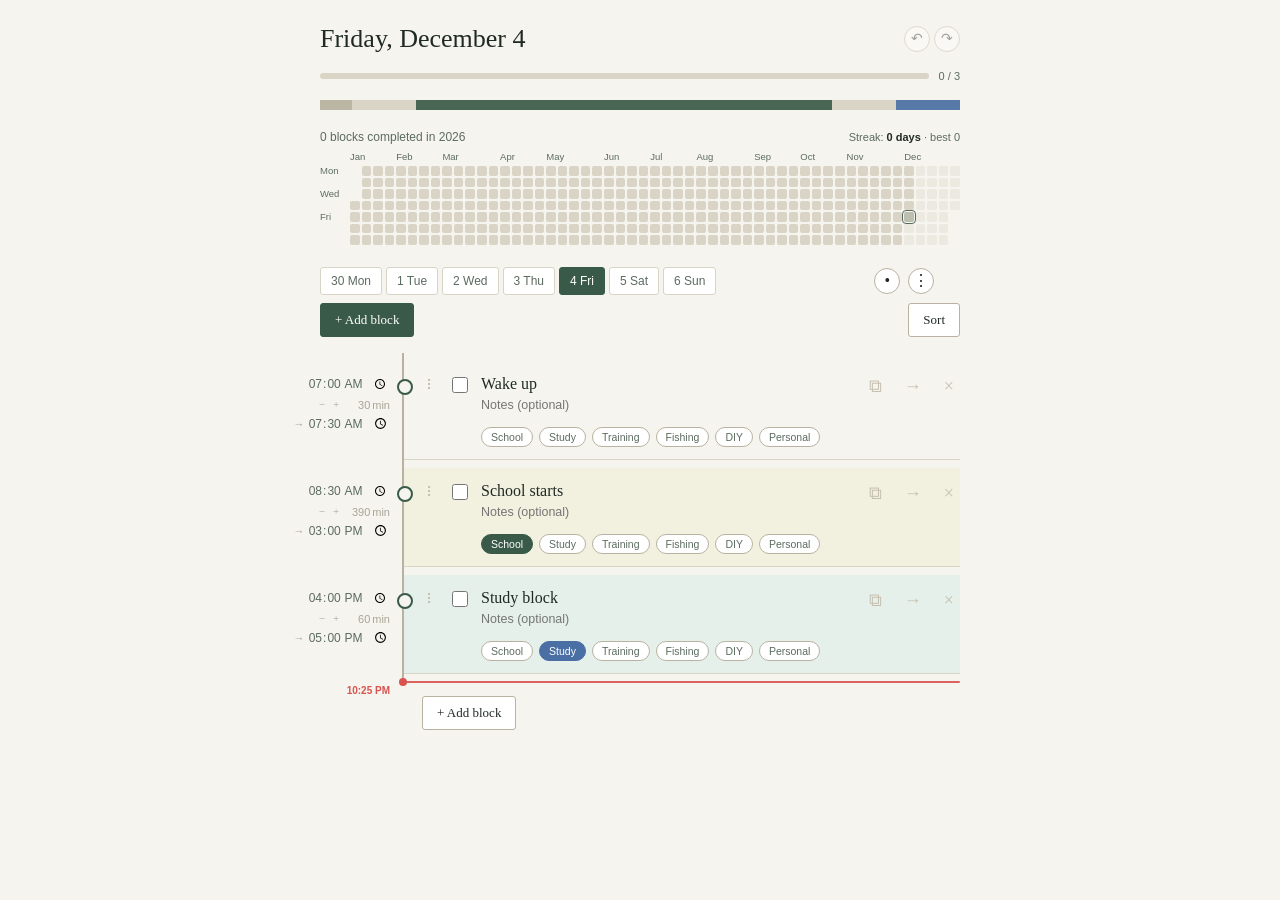
<file: index.html.html>
<!DOCTYPE html>
<html lang="en">
<head>
<meta charset="UTF-8">
<meta name="viewport" content="width=device-width, initial-scale=1.0">
<title>Day planner</title>
<link rel="icon" href="data:image/svg+xml,%3Csvg xmlns='http://www.w3.org/2000/svg' viewBox='0 0 100 100'%3E%3Ctext y='.9em' font-size='90'%3E%F0%9F%93%86%3C/text%3E%3C/svg%3E">
<style>
  :root{
    --ink:#1f2a24;
    --ink-soft:#5b6b60;
    --paper:#f6f4ee;
    --line:#d9d4c6;
    --line-strong:#b9b2a0;
    --accent:#3a5a49;
    --accent-soft:#e4ece5;
    --warn:#b5562f;
    --warn-soft:#f6e6dd;
    --now:#d9534f;
    --font-body: Georgia, 'Iowan Old Style', serif;
    --surface:#ffffff;
    --surface-alt:#fbfaf6;
  }
  *{box-sizing:border-box;}
  body{
    margin:0;
    background:var(--paper);
    color:var(--ink);
    font-family:var(--font-body);
    padding:24px 16px 60px;
  }
  .wrap{max-width:640px;margin:0 auto;}
  h1{
    font-size:26px;
    font-weight:400;
    margin:0;
  }
  .heading-row{
    display:flex;
    align-items:center;
    justify-content:space-between;
    margin-bottom:16px;
  }
  .mini-history{
    display:flex;
    gap:4px;
  }
  .mini-btn{
    width:26px;
    height:26px;
    padding:0;
    border-radius:50%;
    font-size:14px;
    line-height:1;
    display:flex;
    align-items:center;
    justify-content:center;
  }
  .day-progress{
    display:flex;
    align-items:center;
    gap:10px;
    margin-bottom:18px;
  }
  .day-progress-bar{
    flex:1;
    height:6px;
    border-radius:3px;
    background:var(--line);
    overflow:hidden;
  }
  .day-progress-fill{
    height:100%;
    background:var(--accent);
    border-radius:3px;
    width:0%;
    transition:width 0.3s ease;
  }
  .day-progress-label{
    font-family:-apple-system, BlinkMacSystemFont, 'Segoe UI', sans-serif;
    font-size:11px;
    color:var(--ink-soft);
    white-space:nowrap;
  }
  .mini-timeline{
    position:relative;
    height:10px;
    border-radius:3px;
    background:var(--line);
    margin-bottom:20px;
    overflow:visible;
  }
  .mini-timeline-seg{
    position:absolute;
    top:0;
    bottom:0;
    cursor:pointer;
    opacity:0.9;
    transition:opacity 0.15s ease;
  }
  .mini-timeline-seg:hover{opacity:1;}
  .mini-timeline-empty{
    font-family:-apple-system, BlinkMacSystemFont, 'Segoe UI', sans-serif;
    font-size:10.5px;
    color:#a9a498;
    line-height:10px;
    padding-left:2px;
  }
  .mini-tooltip{
    position:fixed;
    background:#1a1c19;
    color:#fff;
    font-family:-apple-system, BlinkMacSystemFont, 'Segoe UI', sans-serif;
    font-size:11px;
    padding:5px 9px;
    border-radius:4px;
    pointer-events:none;
    white-space:nowrap;
    opacity:0;
    transform:translate(-50%, -8px);
    transition:opacity 0.1s ease;
    z-index:50;
  }
  .mini-tooltip.show{opacity:1;}
  .sub{
    font-family:-apple-system, BlinkMacSystemFont, 'Segoe UI', sans-serif;
    font-size:13px;
    color:var(--ink-soft);
    margin:0 0 18px;
  }
  .daytabs{
    display:flex;
    gap:4px;
    margin-bottom:16px;
    flex-wrap:wrap;
    font-family:-apple-system, BlinkMacSystemFont, 'Segoe UI', sans-serif;
  }
  .daytab{
    font-size:12px;
    padding:6px 10px;
    border-radius:3px;
    border:1px solid var(--line);
    background:var(--surface);
    color:var(--ink-soft);
    cursor:pointer;
  }
  .daytab.active{background:var(--accent);color:#fff;border-color:var(--accent);}
  .daytab:hover:not(.active){background:var(--accent-soft);}
  .daytabs-row{
    display:flex;
    align-items:center;
    gap:8px;
    margin-bottom:16px;
  }
  .daytabs-row .daytabs{margin-bottom:0;flex:1;}
  .today-btn{
    width:26px;
    height:26px;
    font-size:16px;
    flex-shrink:0;
  }
  .control-grid{
    display:grid;
    grid-template-columns: 1fr auto auto;
    grid-template-areas:
      "tabs today more"
      "add  add   sort";
    align-items:center;
    gap:8px 8px;
    margin-bottom:16px;
  }
  .daytabs-scroll{ grid-area:tabs; min-width:0; }
  .control-grid .daytabs{ margin-bottom:0; }
  .control-grid #todayBtn{ grid-area:today; }
  .control-grid .more-menu-wrap{ grid-area:more; }
  .control-grid #addBtn{ grid-area:add; justify-self:start; }
  .control-grid #sortBtn{ grid-area:sort; justify-self:start; }
  @media (max-width: 560px){
    .control-grid{
      grid-template-columns: repeat(4, auto);
      grid-template-areas:
        "tabs  tabs tabs tabs"
        "today more add  sort";
    }
    .daytabs-scroll{
      overflow-x:auto;
      -webkit-overflow-scrolling:touch;
      padding-bottom:2px;
    }
    .control-grid .daytabs{
      flex-wrap:nowrap;
    }
    .control-grid .daytab{
      font-size:11px;
      padding:5px 8px;
      flex-shrink:0;
    }
  }
  .toolbar{
    display:flex;
    gap:8px;
    margin-bottom:16px;
    flex-wrap:wrap;
    font-family:-apple-system, BlinkMacSystemFont, 'Segoe UI', sans-serif;
  }
  button{
    font-family:inherit;
    font-size:13px;
    border:1px solid var(--line-strong);
    background:var(--surface);
    color:var(--ink);
    padding:8px 14px;
    border-radius:3px;
    cursor:pointer;
  }
  button:hover{background:var(--accent-soft);border-color:var(--accent);}
  button.primary{background:var(--accent);color:#fff;border-color:var(--accent);}
  button.primary:hover{background:#2e4a3b;}
  button.danger{border-color:var(--warn);color:var(--warn);background:var(--surface);}
  button.danger:hover{background:var(--warn-soft);}
  button.armed{background:var(--warn);color:#fff;border-color:var(--warn);}
  button:disabled{opacity:0.4;cursor:default;}
  button:disabled:hover{background:var(--surface);border-color:var(--line-strong);}
  .more-menu-wrap{position:relative;display:inline-block;}
  .more-menu{
    position:absolute;
    top:calc(100% + 6px);
    right:0;
    background:var(--surface);
    border:1px solid var(--line-strong);
    border-radius:6px;
    box-shadow:0 6px 18px rgba(0,0,0,0.12);
    padding:6px;
    display:flex;
    flex-direction:column;
    gap:2px;
    min-width:150px;
    z-index:20;
  }
  .more-menu button{
    text-align:left;
    border:none;
    background:none;
    padding:8px 10px;
    border-radius:4px;
  }
  .more-menu button:hover{background:var(--accent-soft);}
  .more-menu button.danger{color:var(--warn);}
  .more-menu button.danger:hover{background:var(--warn-soft);}
  .cat-manager{
    display:flex;
    align-items:center;
    gap:6px;
    flex-wrap:wrap;
    margin-bottom:20px;
    font-family:-apple-system, BlinkMacSystemFont, 'Segoe UI', sans-serif;
  }
  .panel{
    border:1px solid var(--line);
    border-radius:4px;
    padding:14px 14px 6px;
    margin-bottom:18px;
    background:var(--surface-alt);
  }
  .panel .toolbar{margin-bottom:10px;}
  .panel .toolbar:last-of-type{margin-bottom:0;}
  .toolbar input[type="text"], .toolbar select, .toolbar input[type="number"], select{
    font-family:-apple-system, BlinkMacSystemFont, 'Segoe UI', sans-serif;
    font-size:13px;
    border:1px solid var(--line-strong);
    border-radius:3px;
    padding:7px 10px;
    background:var(--surface);
    color:var(--ink);
  }
  .toolbar input[type="text"]{width:140px;}
  button.toggle-active{background:var(--accent-soft);border-color:var(--accent);color:var(--accent);}
  .weekday-picker{
    display:flex;
    gap:3px;
  }
  .weekday-btn{
    width:28px;
    height:28px;
    padding:0;
    border-radius:50%;
    font-size:11px;
    display:flex;
    align-items:center;
    justify-content:center;
  }
  .weekday-btn.on{background:var(--accent);color:#fff;border-color:var(--accent);}
  .recur-row{
    display:flex;
    align-items:center;
    gap:8px;
    font-family:-apple-system, BlinkMacSystemFont, 'Segoe UI', sans-serif;
    font-size:12.5px;
    color:var(--ink-soft);
    padding:6px 0;
    border-bottom:1px solid var(--line);
  }
  .recur-row:last-child{border-bottom:none;}
  .recur-row .recur-info{flex:1;}
  .recur-row .recur-days{color:#a9a498;font-size:11px;}
  .setting-label{
    display:flex;
    align-items:center;
    gap:6px;
    font-family:-apple-system, BlinkMacSystemFont, 'Segoe UI', sans-serif;
    font-size:13px;
    color:var(--ink-soft);
  }
  .setting-label select{
    font-family:inherit;
    font-size:13px;
    border:1px solid var(--line-strong);
    border-radius:3px;
    padding:5px 8px;
    background:var(--surface);
    color:var(--ink);
  }
  .summary-content{
    font-family:-apple-system, BlinkMacSystemFont, 'Segoe UI', sans-serif;
  }
  .summary-row-title{
    font-size:12px;
    color:var(--ink-soft);
    margin:0 0 6px;
  }
  .completion-bar{
    height:8px;
    border-radius:4px;
    background:var(--line);
    overflow:hidden;
    margin-bottom:14px;
  }
  .completion-fill{
    height:100%;
    background:var(--accent);
    border-radius:4px;
    transition:width 0.3s ease;
  }
  .cat-total-row{
    display:flex;
    align-items:center;
    gap:8px;
    font-size:12.5px;
    color:var(--ink-soft);
    padding:3px 0;
  }
  .cat-dot{
    width:9px;
    height:9px;
    border-radius:50%;
    flex-shrink:0;
  }
  .cat-total-name{flex:1;}
  .week-bars{
    display:flex;
    align-items:flex-end;
    gap:6px;
    height:90px;
    margin-top:16px;
    border-bottom:1px solid var(--line);
    padding-bottom:2px;
  }
  .week-bar-col{
    flex:1;
    display:flex;
    flex-direction:column-reverse;
    height:100%;
    border-radius:2px 2px 0 0;
    overflow:hidden;
    background:var(--line);
  }
  .week-bar-seg{width:100%;}
  .week-bar-labels{
    display:flex;
    gap:6px;
    margin-top:4px;
  }
  .week-bar-labels span{
    flex:1;
    text-align:center;
    font-size:10px;
    color:var(--ink-soft);
  }
  .consistency{
    margin:0 0 18px;
    font-family:-apple-system, BlinkMacSystemFont, 'Segoe UI', sans-serif;
  }
  .cons-head{
    display:flex;
    justify-content:space-between;
    align-items:baseline;
    flex-wrap:wrap;
    gap:2px 12px;
  }
  .cons-streak{
    font-size:11px;
    color:var(--ink-soft);
    margin:0 0 6px;
    cursor:help;
  }
  .cons-streak strong{color:var(--ink);font-weight:600;}
  .consistency-scroll{
    overflow-x:auto;
    padding-bottom:4px;
    -webkit-overflow-scrolling:touch;
  }
  .consistency-grid{
    display:grid;
    grid-template-columns:28px repeat(53, minmax(9px, 1fr)); /* overridden per year in JS */
    grid-template-rows:14px repeat(7, auto);
    gap:2px;
    min-width:615px;
  }
  .cons-month{
    grid-row:1;
    font-size:9.5px;
    line-height:14px;
    color:var(--ink-soft);
    white-space:nowrap;
  }
  .cons-daylabel{
    grid-column:1;
    align-self:center;
    font-size:9.5px;
    line-height:1;
    color:var(--ink-soft);
    position:sticky;
    left:0;
    background:var(--paper);
    z-index:1;
  }
  .cons-cell{
    width:100%;
    aspect-ratio:1 / 1;
    align-self:start;
    border-radius:2px;
    background:var(--line);
    position:relative;
    overflow:hidden;
  }
  .cons-cell.future{opacity:0.35;}
  .cons-cell.selected{outline:1.5px solid var(--ink-soft);outline-offset:1px;}
  .cons-fill{
    position:absolute;
    inset:0;
    background:var(--accent);
  }
  .cat-chip{
    position:relative;
    font-size:11px;
    padding:4px 22px 4px 10px;
    border-radius:12px;
    border:1px solid var(--line-strong);
    background:var(--surface);
    color:var(--ink-soft);
    display:inline-flex;
    align-items:center;
    gap:6px;
  }
  .cat-color-input{
    width:16px;
    height:16px;
    padding:0;
    border:none;
    border-radius:50%;
    background:none;
    cursor:pointer;
    -webkit-appearance:none;
    appearance:none;
  }
  .cat-color-input::-webkit-color-swatch-wrapper{padding:0;border-radius:50%;}
  .cat-color-input::-webkit-color-swatch{border:1px solid rgba(255,255,255,0.6);border-radius:50%;}
  .cat-chip .x{
    position:absolute;
    right:6px;
    top:50%;
    transform:translateY(-50%);
    cursor:pointer;
    color:var(--ink-soft);
  }
  .cat-chip .x:hover{color:var(--warn);}
  .cat-add{display:flex;gap:4px;}
  .cat-add input{
    font-family:inherit;
    font-size:12px;
    border:1px solid var(--line-strong);
    border-radius:12px;
    padding:5px 10px;
    width:110px;
    background:var(--surface);
    color:var(--ink);
  }
  .cat-add button{padding:5px 10px;font-size:12px;}
  .track{
    position:relative;
    border-left:2px solid var(--line-strong);
    margin-left:82px;
  }
  .block{
    position:relative;
    display:flex;
    align-items:flex-start;
    gap:10px;
    padding:12px 0 12px 20px;
    border-bottom:1px solid var(--line);
    cursor:grab;
    transition: transform 0.22s ease, box-shadow 0.22s ease;
    background:var(--paper);
  }
  /* the "now" line */
  .now-line{
    position:relative;
    height:0;
    z-index:4;
    pointer-events:none;
  }
  .now-line.inside{
    position:absolute;
    left:0;
    right:0;
  }
  .now-line::after{
    content:'';
    position:absolute;
    left:0;
    right:0;
    top:-1px;
    height:2px;
    border-radius:1px;
    background:var(--now);
    opacity:0.9;
  }
  .now-line::before{
    content:'';
    position:absolute;
    left:-5px;
    top:-4px;
    width:8px;
    height:8px;
    border-radius:50%;
    background:var(--now);
  }
  .now-label{
    position:absolute;
    left:-98px;
    top:3px;
    width:84px;
    text-align:right;
    font-family:-apple-system, BlinkMacSystemFont, 'Segoe UI', sans-serif;
    font-size:10px;
    font-weight:600;
    color:var(--now);
  }
  .block.current{background:var(--accent-soft);}
  .block.current::before{background:var(--accent);}
  .block.done{opacity:0.55;}
  .block.done .title{text-decoration:line-through;}
  .block.conflict{
    border-left:3px solid var(--warn);
    padding-left:17px;
  }
  .conflict-badge{
    font-family:-apple-system, BlinkMacSystemFont, 'Segoe UI', sans-serif;
    font-size:9.5px;
    color:var(--warn);
    background:var(--warn-soft);
    border-radius:8px;
    padding:1px 7px;
    margin-top:4px;
    display:inline-block;
  }
  .block.dragging{
    opacity:0.92;
    box-shadow:0 10px 20px rgba(0,0,0,0.16);
    transform:scale(1.02) rotate(1deg);
    cursor:grabbing;
    z-index:5;
  }
  .block.drag-over{border-top:2px solid var(--accent);}
  .check{
    margin-top:4px;
    width:16px;
    height:16px;
    accent-color:var(--accent);
    cursor:pointer;
    flex-shrink:0;
  }
  .drag-handle{
    color:#c7c0b0;
    font-size:14px;
    padding:4px 2px;
    align-self:flex-start;
    cursor:grab;
    user-select:none;
  }
  .block:last-child{border-bottom:none;}
  .block::before{
    content:"";
    position:absolute;
    left:-7px;
    top:18px;
    width:12px;
    height:12px;
    border-radius:50%;
    background:var(--paper);
    border:2px solid var(--accent);
  }
  .time-col{
    position:absolute;
    left:-98px;
    top:12px;
    width:84px;
    text-align:right;
  }
  .time-col input{
    width:84px;
    text-align:right;
    border:none;
    background:transparent;
    font-family:-apple-system, BlinkMacSystemFont, 'Segoe UI', sans-serif;
    font-size:12px;
    color:var(--ink-soft);
    padding:2px 0;
  }
  .duration-row{
    display:flex;
    align-items:center;
    justify-content:flex-end;
    gap:2px;
    margin-top:2px;
  }
  .dur-step{
    background:none;
    border:none;
    color:#a9a498;
    font-size:11px;
    line-height:1;
    padding:2px 3px;
    cursor:pointer;
  }
  .dur-step:hover{color:var(--accent);background:none;border:none;}
  .duration-row input{
    width:26px;
    text-align:right;
    border:none;
    background:transparent;
    font-family:-apple-system, BlinkMacSystemFont, 'Segoe UI', sans-serif;
    font-size:11px;
    color:#a9a498;
    padding:1px 0;
    -moz-appearance:textfield;
    appearance:textfield;
  }
  .duration-row input::-webkit-outer-spin-button,
  .duration-row input::-webkit-inner-spin-button{
    -webkit-appearance:none;
    margin:0;
  }
  .duration-row span{
    font-family:-apple-system, BlinkMacSystemFont, 'Segoe UI', sans-serif;
    font-size:11px;
    color:#a9a498;
  }
  .end-time-row{
    display:flex;
    align-items:center;
    justify-content:flex-end;
    gap:3px;
  }
  .end-arrow{
    font-family:-apple-system, BlinkMacSystemFont, 'Segoe UI', sans-serif;
    font-size:11px;
    color:#a9a498;
  }
  .end-time-input{
    width:58px;
    text-align:right;
    border:none;
    background:transparent;
    font-family:-apple-system, BlinkMacSystemFont, 'Segoe UI', sans-serif;
    font-size:11px;
    color:#a9a498;
    padding:1px 0;
  }
  .end-time-input:focus{
    outline:none;
    color:var(--ink-soft);
  }
  .content{flex:1;min-width:0;}
  .content input.title{
    width:100%;
    border:none;
    background:transparent;
    font-family:inherit;
    font-size:16px;
    color:var(--ink);
    padding:2px 0;
  }
  .content input.title::placeholder{color:#a9a498;}
  .content input.title:focus,
  .time-col input:focus,
  .content textarea:focus{
    outline:none;
    border-bottom:1px solid var(--accent);
  }
  .content textarea{
    width:100%;
    border:none;
    background:transparent;
    font-family:-apple-system, BlinkMacSystemFont, 'Segoe UI', sans-serif;
    font-size:12.5px;
    color:var(--ink-soft);
    resize:none;
    padding:2px 0;
    line-height:1.4;
  }
  .tag-row{
    display:flex;
    gap:6px;
    margin-top:6px;
    flex-wrap:wrap;
  }
  .tag{
    font-family:-apple-system, BlinkMacSystemFont, 'Segoe UI', sans-serif;
    font-size:10.5px;
    padding:3px 9px;
    border-radius:12px;
    border:1px solid var(--line-strong);
    background:var(--surface);
    color:var(--ink-soft);
    cursor:pointer;
    user-select:none;
  }
  .tag.on{background:var(--accent);color:#fff;border-color:var(--accent);}
  .remove-btn{
    background:none;
    border:none;
    color:#c7c0b0;
    font-size:18px;
    line-height:1;
    padding:4px 6px;
    cursor:pointer;
    align-self:flex-start;
  }
  .remove-btn:hover{color:var(--warn);}
  .copy-to-popover{
    position:absolute;
    right:0;
    top:100%;
    margin-top:4px;
    background:var(--surface);
    border:1px solid var(--line-strong);
    border-radius:6px;
    box-shadow:0 6px 18px rgba(0,0,0,0.14);
    padding:10px;
    display:flex;
    flex-direction:column;
    gap:8px;
    z-index:30;
    font-family:-apple-system, BlinkMacSystemFont, 'Segoe UI', sans-serif;
    min-width:170px;
  }
  .copy-to-popover input[type="date"]{
    font-family:inherit;
    font-size:12.5px;
    border:1px solid var(--line-strong);
    border-radius:3px;
    padding:5px 7px;
    background:var(--surface);
    color:var(--ink);
  }
  .copy-to-popover .copy-to-actions{
    display:flex;
    gap:6px;
  }
  .copy-to-popover button{
    font-size:12px;
    padding:5px 10px;
  }
  .empty{
    font-family:-apple-system, BlinkMacSystemFont, 'Segoe UI', sans-serif;
    color:var(--ink-soft);
    font-size:13px;
    padding:20px 0 20px 20px;
  }
  .insert-gap{
    position:relative;
    height:8px;
    margin-left:-2px;
  }
  .insert-gap .insert-btn{
    position:absolute;
    left:-34px;
    top:50%;
    transform:translateY(-50%) scale(0.6);
    width:20px;
    height:20px;
    border-radius:50%;
    background:var(--accent);
    color:#fff;
    border:none;
    font-size:14px;
    line-height:1;
    display:flex;
    align-items:center;
    justify-content:center;
    cursor:pointer;
    opacity:0;
    transition: opacity 0.15s ease, transform 0.15s ease;
    padding:0;
  }
  .insert-gap .insert-line{
    position:absolute;
    left:0;
    right:0;
    top:50%;
    height:1px;
    background:var(--accent);
    opacity:0;
    transition:opacity 0.15s ease;
  }
  .insert-gap:hover .insert-btn{opacity:1;transform:translateY(-50%) scale(1);}
  .insert-gap:hover .insert-line{opacity:0.5;}
  .add-row{margin-left:82px;padding:14px 0 14px 20px;}
  .status{
    font-family:-apple-system, BlinkMacSystemFont, 'Segoe UI', sans-serif;
    font-size:11px;
    color:#a9a498;
    margin-top:24px;
    margin-left:82px;
  }
  .toast{
    position:fixed;
    left:50%;
    bottom:24px;
    transform:translate(-50%, 12px);
    background:#1a1c19;
    color:#fff;
    font-family:-apple-system, BlinkMacSystemFont, 'Segoe UI', sans-serif;
    font-size:12.5px;
    padding:9px 16px;
    border-radius:20px;
    box-shadow:0 6px 18px rgba(0,0,0,0.2);
    opacity:0;
    pointer-events:none;
    transition:opacity 0.2s ease, transform 0.2s ease;
    z-index:100;
  }
  .toast.show{
    opacity:1;
    transform:translate(-50%, 0);
  }
</style>
</head>
<body>
<div class="wrap">
  <div class="heading-row">
    <h1 id="dateHeading">Today</h1>
    <div class="mini-history">
      <button id="undoBtn" class="mini-btn" title="Undo (Ctrl+Z)">&#8630;</button>
      <button id="redoBtn" class="mini-btn" title="Redo (Ctrl+Shift+Z)">&#8631;</button>
    </div>
  </div>

  <div class="day-progress">
    <div class="day-progress-bar"><div class="day-progress-fill" id="dayProgressFill"></div></div>
    <span class="day-progress-label" id="dayProgressLabel"></span>
  </div>

  <div class="mini-timeline" id="miniTimeline"></div>
  <div class="mini-tooltip" id="miniTooltip"></div>

  <div class="consistency" id="consistencyBlock" style="display:none;"></div>

  <div class="control-grid">
    <div class="daytabs-scroll" id="dayTabsScroll">
      <div class="daytabs" id="dayTabs"></div>
    </div>
    <button id="todayBtn" class="mini-btn today-btn" title="Jump to today (T)">&#8226;</button>
    <div class="more-menu-wrap">
      <button id="moreBtn" class="mini-btn today-btn" title="More options">&#8942;</button>
      <div class="more-menu" id="moreMenu" style="display:none;">
        <button id="proportionalToggle">Timeline</button>
        <button id="copyYesterdayBtn">Copy previous day</button>
        <button id="templatesToggle">Templates</button>
        <button id="categoriesToggle">Categories</button>
        <button id="recurringToggle">Recurring</button>
        <button id="settingsToggle" title="Shortcut: ,">Settings</button>
        <button id="summaryToggle">Summary</button>
        <button class="danger" id="clearBtn">Clear day</button>
      </div>
    </div>
    <button class="primary" id="addBtn" title="Shortcut: N">+ Add block</button>
    <button id="sortBtn" title="Shortcut: S">Sort</button>
  </div>

  <div class="toolbar" id="quickAddRow" style="display:none;">
    <input type="text" id="quickAddInput" placeholder='e.g. "Training 4pm 90m"' style="flex:1; min-width:180px;">
    <button class="primary" id="quickAddBtn">Add</button>
  </div>

  <div class="panel" id="summaryPanel" style="display:none;">
    <div id="summaryContent" class="summary-content">Loading…</div>
  </div>

  <div class="panel" id="settingsPanel" style="display:none;">
    <div class="toolbar">
      <label class="setting-label">Background <input type="color" id="bgColorInput" class="cat-color-input"></label>
      <label class="setting-label">Accent <input type="color" id="accentColorInput" class="cat-color-input"></label>
    </div>
    <div class="toolbar">
      <label class="setting-label">Font
        <select id="fontSelect">
          <option value="serif">Serif (classic)</option>
          <option value="sans">Sans-serif (clean)</option>
        </select>
      </label>
      <button id="resetAppearanceBtn">Reset to default</button>
      <button id="darkModeBtn">Dark mode</button>
    </div>
    <div class="toolbar">
      <label class="setting-label"><input type="checkbox" id="showProgressToggle"> Progress bar</label>
      <label class="setting-label"><input type="checkbox" id="showMiniTimelineToggle"> Day timeline strip</label>
    </div>
    <div class="toolbar">
      <button id="exportBtn">Export backup</button>
      <button id="importBtn">Import backup</button>
      <input type="file" id="importFile" accept="application/json" style="display:none;">
      <span class="sub" id="importStatus" style="margin:0;"></span>
    </div>
    <p class="sub" id="compactStatus" style="margin:0 0 10px;"></p>
    <div class="toolbar">
      <label class="setting-label"><input type="checkbox" id="showConsistencyToggle"> Consistency grid</label>
      <label class="setting-label"><input type="checkbox" id="quickAddToggle"> Quick add (type-to-add)</label>
    </div>
  </div>

  <div class="panel" id="templatesPanel" style="display:none;">
    <div class="toolbar">
      <input id="templateNameInput" type="text" placeholder="Template name">
      <button id="saveTemplateBtn">Save current day</button>
    </div>
    <div class="toolbar">
      <select id="templateSelect"></select>
      <button id="applyTemplateBtn">Apply</button>
      <button class="danger" id="deleteTemplateBtn">Delete</button>
    </div>
    <p class="sub" id="templateStatus"></p>
  </div>

  <div class="panel" id="categoriesPanel" style="display:none;">
    <div class="cat-manager" id="catManager"></div>
  </div>

  <div class="panel" id="recurringPanel" style="display:none;">
    <div class="toolbar">
      <select id="recurTemplateSelect"></select>
      <div class="weekday-picker" id="recurWeekdayPicker"></div>
      <button class="primary" id="addRecurBtn">+ Auto-apply</button>
    </div>
    <div id="recurList"></div>
  </div>

  <div class="track" id="track"></div>
  <div class="add-row"><button id="addBtn2">+ Add block</button></div>
  <div class="status" id="status"></div>
  <div class="toast" id="toast"></div>
</div>

<script>
// ---------- storage (the "drawer") ----------
// Inside Claude, Claude gives the app window.storage to save data in.
// In a normal browser it doesn't exist, so we make our own with the same
// four functions (get, set, delete, list), saving into the browser's
// built-in localStorage. The rest of the app doesn't know the difference.
// Later, this is the one place to swap in a real online database.
if(!window.storage){
  (function(){
    // Every key we save starts with this, so our data doesn't mix with
    // anything else the browser has saved.
    var PREFIX = 'dayplanner:';

    window.storage = {
      // Read one saved value. Gives back null if nothing is saved there.
      get: function(key){
        return new Promise(function(resolve){
          var value = localStorage.getItem(PREFIX + key);
          resolve(value === null ? null : { key: key, value: value });
        });
      },
      // Save one value (always text). Gives back something "truthy" so the
      // app knows the save worked. If the browser refuses (for example it's
      // full), the error goes to the app's .catch and it shows "Could not save".
      set: function(key, value){
        return new Promise(function(resolve){
          localStorage.setItem(PREFIX + key, value);
          resolve({ key: key, value: value });
        });
      },
      // Remove one saved value.
      delete: function(key){
        return new Promise(function(resolve){
          localStorage.removeItem(PREFIX + key);
          resolve(true);
        });
      },
      // Find every saved key that starts with `prefix` (e.g. 'plan:' = all days).
      list: function(prefix){
        return new Promise(function(resolve){
          var keys = [];
          for(var i = 0; i < localStorage.length; i++){
            var k = localStorage.key(i);
            if(k.indexOf(PREFIX + (prefix || '')) === 0) keys.push(k.slice(PREFIX.length));
          }
          resolve({ keys: keys });
        });
      }
    };
  })();
}
</script>

<script>
(function(){

  var DEFAULT_TAGS = [
    { name:"School", color:"#3a5a49" },
    { name:"Study", color:"#4a6fa5" },
    { name:"Training", color:"#b5562f" },
    { name:"Fishing", color:"#2f7a8c" },
    { name:"DIY", color:"#8a6d3b" },
    { name:"Personal", color:"#7a4a8c" }
  ];
  var TAGS = DEFAULT_TAGS.map(function(t){ return {name:t.name, color:t.color}; });
  var blocks = [];
  var saveTimer = null;
  var catSaveTimer = null;
  var consCache = {};      // dateKey -> {total, done}
  var consLoaded = false;
  var consLoadPromise = null;
  var consLoading = false;
  var consLoadError = '';
  var compactionRunning = false;
  var historyStack = [];
  var redoStack = [];
  var lastSnapshot = null;

  function uid(){ return Math.random().toString(36).slice(2,9); }

  // Claude's storage can throw when a key doesn't exist yet. For keys that are
  // allowed to be missing, treat that as "nothing there" instead of an error.
  function safeGet(key){
    return window.storage.get(key).catch(function(){ return null; });
  }

  // Build a "YYYY-MM-DD" string from a date's LOCAL calendar day, never UTC.
  // toISOString() converts to UTC first, which silently shifts the date by
  // a day for any timezone that isn't UTC+0 — that was the source of the
  // recurring-block/wrong-day bug.
  function localDateStr(date){
    var y = date.getFullYear();
    var m = String(date.getMonth() + 1).padStart(2, '0');
    var d = String(date.getDate()).padStart(2, '0');
    return y + '-' + m + '-' + d;
  }

  function weekDates(){
    var d = new Date();
    var day = d.getDay();
    var mondayOffset = day === 0 ? -6 : 1 - day;
    var monday = new Date(d);
    monday.setDate(d.getDate() + mondayOffset);
    var dates = [];
    for(var i=0;i<7;i++){
      var dt = new Date(monday);
      dt.setDate(monday.getDate()+i);
      dates.push(dt);
    }
    return dates;
  }

  var DATES = weekDates();
  var activeIndex = 0;
  (function(){
    var todayStr = new Date().toDateString();
    for(var i=0;i<DATES.length;i++){
      if(DATES[i].toDateString() === todayStr){ activeIndex = i; break; }
    }
  })();

  function dateKey(date){
    return 'plan:' + localDateStr(date);
  }

  function recurAppliedKey(date){
    return 'recurapplied:' + localDateStr(date);
  }

  var recurringRules = []; // { id, templateName, weekdays:[0-6] }

  function loadRecurringRules(){
    return window.storage.get('recurring').then(function(res){
      if(res && res.value){
        try{ recurringRules = JSON.parse(res.value); }catch(e){ recurringRules = []; }
      }
    }).catch(function(){});
  }

  function saveRecurringRules(){
    return window.storage.set('recurring', JSON.stringify(recurringRules)).catch(function(){});
  }

  function applyRecurringTo(arr, date){
    var weekday = date.getDay();
    var matching = recurringRules.filter(function(r){ return r.weekdays.indexOf(weekday) !== -1; });
    if(matching.length === 0) return Promise.resolve();

    return safeGet(recurAppliedKey(date)).then(function(res){
      var applied = [];
      if(res && res.value){
        try{ applied = JSON.parse(res.value); }catch(e){ applied = []; }
      }
      var toApply = matching.filter(function(r){ return applied.indexOf(r.id) === -1; });
      if(toApply.length === 0) return Promise.resolve();

      toApply.forEach(function(r){
        var tpl = templates[r.templateName];
        if(!tpl) return;
        tpl.forEach(function(t){
          arr.push({
            id: uid(),
            time: t.time,
            title: t.title,
            notes: t.notes || '',
            tags: (t.tags || []).slice(),
            done: false,
            duration: t.duration || 30
          });
        });
        applied.push(r.id);
      });
      arr.sort(function(a,b){ return timeToMinutes(a.time) - timeToMinutes(b.time); });
      return window.storage.set(dateKey(date), JSON.stringify(arr)).then(function(){
        return window.storage.set(recurAppliedKey(date), JSON.stringify(applied));
      }).catch(function(){});
    }).catch(function(){});
  }

  function sortBlocksInPlace(){
    blocks.sort(function(a,b){ return timeToMinutes(a.time) - timeToMinutes(b.time); });
  }

  function defaultBlocks(){
    return [
      { id: uid(), time:"07:00", title:"Wake up", notes:"", tags:[], done:false, duration:30 },
      { id: uid(), time:"08:30", title:"School starts", notes:"", tags:["School"], done:false, duration:390 },
      { id: uid(), time:"16:00", title:"Study block", notes:"", tags:["Study"], done:false, duration:60 }
    ];
  }

  var proportionalMode = false;

  function tagColor(name){
    var hash = 0;
    for(var i=0;i<name.length;i++){
      hash = name.charCodeAt(i) + ((hash << 5) - hash);
    }
    var hue = Math.abs(hash) % 360;
    return 'hsla(' + hue + ', 55%, 50%, 0.09)';
  }

  function colorForCategory(name){
    var found = TAGS.find(function(t){ return t.name === name; });
    return found ? found.color : '#b9b2a0';
  }

  function timeToMinutes(t){
    var parts = t.split(':');
    var h = parseInt(parts[0],10) || 0;
    var m = parseInt(parts[1],10) || 0;
    return h*60 + m;
  }

  function minutesToTime(mins){
    mins = Math.round(mins/5)*5;
    var h = Math.floor(mins/60) % 24;
    var m = mins % 60;
    return String(h).padStart(2,'0') + ':' + String(m).padStart(2,'0');
  }

  var toastTimer = null;
  function setStatus(text){
    var el = document.getElementById('toast');
    if(!el) return;
    el.textContent = text;
    el.classList.add('show');
    clearTimeout(toastTimer);
    toastTimer = setTimeout(function(){
      el.classList.remove('show');
    }, 1800);
  }

  function updateLastSaved(){
    var el = document.getElementById('status');
    if(!el) return;
    var now = new Date();
    var h = now.getHours();
    var m = String(now.getMinutes()).padStart(2,'0');
    var ampm = h >= 12 ? 'PM' : 'AM';
    var h12 = h % 12 === 0 ? 12 : h % 12;
    el.textContent = 'Last saved ' + h12 + ':' + m + ' ' + ampm;
  }

  // ---------- persistence ----------

  function loadCategories(){
    window.storage.get('categories').then(function(res){
      if(res && res.value){
        try{
          var parsed = JSON.parse(res.value);
          // migrate old plain-string format to {name,color}
          TAGS = parsed.map(function(t, i){
            if(typeof t === 'string'){
              var fallback = DEFAULT_TAGS[i % DEFAULT_TAGS.length].color;
              return { name: t, color: fallback };
            }
            return t;
          });
        }catch(e){ TAGS = DEFAULT_TAGS.slice(); }
      }
      renderCatManager();
    }).catch(function(){
      renderCatManager();
    });
  }

  function saveCategories(){
    clearTimeout(catSaveTimer);
    catSaveTimer = setTimeout(function(){
      window.storage.set('categories', JSON.stringify(TAGS)).catch(function(){});
    }, 250);
  }

  var loadSeq = 0; // each loadDay call gets a number; only the newest one may touch the screen

  function loadDay(){
    var date = DATES[activeIndex];
    var mySeq = ++loadSeq;
    var arr = [];
    flushSaves(); // write any pending edit to the day we're leaving, right now

    function show(list){
      if(mySeq !== loadSeq) return; // the user has already moved on to another day
      blocks = list;
      historyStack = [];
      redoStack = [];
      lastSnapshot = null;
      renderDay();
    }

    safeGet(dateKey(date)).then(function(res){
      if(res && res.value){
        try{ arr = JSON.parse(res.value); }catch(e){ arr = []; }
      } else {
        arr = (date.toDateString() === new Date().toDateString()) ? defaultBlocks() : [];
      }
      return applyRecurringTo(arr, date);
    }).then(function(){
      show(arr);
    }).catch(function(){
      show([]);
    });
  }

  var hasUnsavedChanges = false;
  var pendingSaves = {}; // day key -> JSON taken at the moment of the edit

  function saveDay(){
    hasUnsavedChanges = true;
    // snapshot now, under the day that's on screen now, so switching days
    // before the timer fires can't send the wrong content to the wrong day
    pendingSaves[dateKey(DATES[activeIndex])] = JSON.stringify(blocks);
    clearTimeout(saveTimer);
    saveTimer = setTimeout(flushSaves, 350);
  }

  function flushSaves(){
    clearTimeout(saveTimer);
    var jobs = pendingSaves;
    var keys = Object.keys(jobs);
    if(!keys.length) return Promise.resolve();
    pendingSaves = {};
    var failed = false;

    return keys.reduce(function(chain, k){
      return chain.then(function(){
        return window.storage.set(k, jobs[k]).catch(function(){
          failed = true;
          if(!(k in pendingSaves)) pendingSaves[k] = jobs[k]; // keep it so it gets retried
        });
      });
    }, Promise.resolve()).then(function(){
      if(failed){
        setStatus('Could not save');
      } else if(Object.keys(pendingSaves).length === 0){
        updateLastSaved();
        hasUnsavedChanges = false;
      }
    });
  }

  window.addEventListener('beforeunload', function(e){
    flushSaves(); // best effort: start writing anything still waiting
    if(hasUnsavedChanges){
      e.preventDefault();
      e.returnValue = '';
    }
  });

  // ---------- rendering ----------

  function renderTabs(){
    var wrap = document.getElementById('dayTabs');
    wrap.innerHTML = '';
    DATES.forEach(function(d, i){
      var btn = document.createElement('button');
      btn.className = 'daytab' + (i === activeIndex ? ' active' : '');
      btn.textContent = d.toLocaleDateString(undefined, {weekday:'short', day:'numeric'});
      btn.addEventListener('click', function(){
        if(i === activeIndex) return;
        activeIndex = i;
        renderTabs();
        loadDay();
      });
      wrap.appendChild(btn);
    });
  }

  function renderCatManager(){
    var wrap = document.getElementById('catManager');
    wrap.innerHTML = '';
    TAGS.forEach(function(cat){
      var chip = document.createElement('span');
      chip.className = 'cat-chip';
      chip.style.background = cat.color;
      chip.style.color = '#fff';
      chip.style.borderColor = cat.color;

      var label = document.createElement('span');
      label.textContent = cat.name;
      chip.appendChild(label);

      var colorInput = document.createElement('input');
      colorInput.type = 'color';
      colorInput.value = cat.color;
      colorInput.className = 'cat-color-input';
      colorInput.title = 'Change color';
      colorInput.addEventListener('input', function(e){
        cat.color = e.target.value;
        saveCategories();
        renderCatManager();
        renderDay();
      });
      chip.appendChild(colorInput);

      var x = document.createElement('span');
      x.className = 'x';
      x.textContent = '\u00d7';
      x.addEventListener('click', function(){
        TAGS = TAGS.filter(function(t){ return t.name !== cat.name; });
        blocks.forEach(function(b){ b.tags = b.tags.filter(function(t){ return t !== cat.name; }); });
        saveCategories();
        saveDay();
        renderCatManager();
        renderDay();
      });
      chip.appendChild(x);
      wrap.appendChild(chip);
    });

    var addWrap = document.createElement('span');
    addWrap.className = 'cat-add';
    var input = document.createElement('input');
    input.placeholder = 'New category';
    var colorPicker = document.createElement('input');
    colorPicker.type = 'color';
    colorPicker.value = '#3a5a49';
    colorPicker.className = 'cat-color-input';
    var addBtn = document.createElement('button');
    addBtn.type = 'button';
    addBtn.textContent = '+';
    function submit(){
      var val = input.value.trim();
      if(!val) return;
      if(!TAGS.some(function(t){ return t.name === val; })){
        TAGS.push({ name: val, color: colorPicker.value });
        saveCategories();
        renderCatManager();
        renderDay();
      }
      input.value = '';
    }
    addBtn.addEventListener('click', submit);
    input.addEventListener('keydown', function(e){ if(e.key === 'Enter'){ e.preventDefault(); submit(); } });
    addWrap.appendChild(input);
    addWrap.appendChild(colorPicker);
    addWrap.appendChild(addBtn);
    wrap.appendChild(addWrap);
  }

  // The "now" line: only on today's tab. If a block is in progress, the line crosses it
  // at how far through it you are and the block is highlighted. Otherwise it sits in the
  // gap between the blocks before and after the current time.
  function makeNowLine(label){
    var line = document.createElement('div');
    line.className = 'now-line';
    if(label){
      var l = document.createElement('span');
      l.className = 'now-label';
      l.textContent = label;
      line.appendChild(l);
    }
    return line;
  }

  function updateNowLine(){
    var track = document.getElementById('track');
    if(!track) return;
    Array.prototype.forEach.call(track.querySelectorAll('.now-line'), function(n){ n.remove(); });
    Array.prototype.forEach.call(track.querySelectorAll('.block.current'), function(n){ n.classList.remove('current'); });

    if(!blocks.length) return;
    var now = new Date();
    if(DATES[activeIndex].toDateString() !== now.toDateString()) return;

    var nowMin = now.getHours() * 60 + now.getMinutes();
    var rows = track.querySelectorAll('.block');
    if(rows.length !== blocks.length) return; // list is mid-redraw; the next update will catch up

    for(var i = 0; i < blocks.length; i++){
      var start = timeToMinutes(blocks[i].time);
      var end = start + (blocks[i].duration || 30);
      if(nowMin >= start && nowMin < end){
        var pct = ((nowMin + now.getSeconds() / 60) - start) / (end - start) * 100;
        var inside = makeNowLine(null);
        inside.classList.add('inside');
        inside.style.top = Math.min(100, Math.max(0, pct)) + '%';
        rows[i].classList.add('current');
        rows[i].appendChild(inside);
        return;
      }
    }

    var label = now.toLocaleTimeString([], {hour:'numeric', minute:'2-digit'});
    var line = makeNowLine(label);
    for(var j = 0; j < blocks.length; j++){
      if(timeToMinutes(blocks[j].time) > nowMin){
        var gap = rows[j].previousElementSibling;
        track.insertBefore(line, (gap && gap.classList.contains('insert-gap')) ? gap : rows[j]);
        return;
      }
    }
    track.appendChild(line); // later than every block
  }

  setInterval(updateNowLine, 30000);

  function makeInsertGap(index){
    var gap = document.createElement('div');
    gap.className = 'insert-gap';
    var line = document.createElement('div');
    line.className = 'insert-line';
    gap.appendChild(line);
    var btn = document.createElement('button');
    btn.type = 'button';
    btn.className = 'insert-btn';
    btn.textContent = '+';
    btn.title = 'Insert block here';
    btn.addEventListener('click', function(){
      insertBlockAt(index);
    });
    gap.appendChild(btn);
    return gap;
  }

  function closeAllCopyPopovers(){
    var pops = document.querySelectorAll('.copy-to-popover');
    for(var i = 0; i < pops.length; i++){ pops[i].remove(); }
  }

  function openCopyToPopover(anchorBtn, block){
    var row = anchorBtn.closest('.block');
    if(!row) return;

    var pop = document.createElement('div');
    pop.className = 'copy-to-popover';

    var dateInput = document.createElement('input');
    dateInput.type = 'date';
    var defaultDate = new Date(DATES[activeIndex]);
    defaultDate.setDate(defaultDate.getDate() + 1);
    dateInput.value = localDateStr(defaultDate);
    pop.appendChild(dateInput);

    var actions = document.createElement('div');
    actions.className = 'copy-to-actions';

    var confirmBtn = document.createElement('button');
    confirmBtn.type = 'button';
    confirmBtn.className = 'primary';
    confirmBtn.textContent = 'Copy';
    confirmBtn.addEventListener('click', function(){
      if(!dateInput.value) return;
      copyBlockToDate(block, dateInput.value);
      pop.remove();
    });

    var cancelBtn = document.createElement('button');
    cancelBtn.type = 'button';
    cancelBtn.textContent = 'Cancel';
    cancelBtn.addEventListener('click', function(){ pop.remove(); });

    actions.appendChild(confirmBtn);
    actions.appendChild(cancelBtn);
    pop.appendChild(actions);

    row.appendChild(pop);

    setTimeout(function(){
      document.addEventListener('click', function outsideClick(e){
        if(!pop.contains(e.target) && e.target !== anchorBtn){
          pop.remove();
          document.removeEventListener('click', outsideClick);
        }
      });
    }, 0);
  }

  function copyBlockToDate(block, isoDateStr){
    var targetKey = 'plan:' + isoDateStr;
    flushSaves().then(function(){ return safeGet(targetKey); }).then(function(res){
      var targetBlocks = [];
      if(res && res.value){
        try{ targetBlocks = JSON.parse(res.value); }catch(e){ targetBlocks = []; }
      }
      targetBlocks.push({
        id: uid(),
        time: block.time,
        title: block.title,
        notes: block.notes || '',
        tags: (block.tags || []).slice(),
        done: false,
        duration: block.duration || 30
      });
      targetBlocks.sort(function(a,b){ return timeToMinutes(a.time) - timeToMinutes(b.time); });
      return window.storage.set(targetKey, JSON.stringify(targetBlocks));
    }).then(function(){
      setStatus('Copied to ' + isoDateStr);
      refreshConsistency();
      if(dateKey(DATES[activeIndex]) === targetKey){
        loadDay();
      }
    }).catch(function(){
      setStatus('Could not copy block');
    });
  }

  function insertBlockAt(index){
    var prev = index > 0 ? blocks[index - 1] : null;
    var next = index < blocks.length ? blocks[index] : null;
    var time;
    if(prev && next){
      time = minutesToTime(Math.round((timeToMinutes(prev.time) + timeToMinutes(next.time)) / 2));
    } else if(prev){
      time = minutesToTime(timeToMinutes(prev.time) + (prev.duration || 30));
    } else if(next){
      time = minutesToTime(Math.max(0, timeToMinutes(next.time) - 30));
    } else {
      time = "12:00";
    }
    var newId = uid();
    blocks.splice(index, 0, { id: newId, time: time, title:"", notes:"", tags:[], done:false, duration:30 });
    saveDay();
    renderDay();
    focusBlockTitle(newId);
  }

  function renderMiniTimeline(){
    var el = document.getElementById('miniTimeline');
    el.innerHTML = '';

    if(blocks.length === 0){
      var empty = document.createElement('div');
      empty.className = 'mini-timeline-empty';
      empty.textContent = 'Nothing planned yet';
      el.appendChild(empty);
      return;
    }

    var minStart = Math.min.apply(null, blocks.map(function(b){ return timeToMinutes(b.time); }));
    var maxEnd = Math.max.apply(null, blocks.map(function(b){ return timeToMinutes(b.time) + (b.duration || 30); }));
    var range = Math.max(1, maxEnd - minStart);

    blocks.forEach(function(b){
      var start = timeToMinutes(b.time);
      var dur = b.duration || 30;
      var seg = document.createElement('div');
      seg.className = 'mini-timeline-seg';
      seg.style.left = ((start - minStart) / range * 100) + '%';
      seg.style.width = Math.max(0.6, (dur / range * 100)) + '%';
      var catName = (b.tags && b.tags.length) ? b.tags[0] : null;
      seg.style.background = catName ? colorForCategory(catName) : '#b9b2a0';

      var tooltip = document.getElementById('miniTooltip');
      seg.addEventListener('mouseenter', function(){
        tooltip.textContent = (b.title || 'Untitled') + ' \u00b7 ' + b.time;
        var rect = seg.getBoundingClientRect();
        tooltip.style.left = (rect.left + rect.width / 2) + 'px';
        tooltip.style.top = rect.top + 'px';
        tooltip.classList.add('show');
      });
      seg.addEventListener('mouseleave', function(){
        tooltip.classList.remove('show');
      });

      seg.addEventListener('click', function(){
        var target = document.querySelector('.block[data-id="' + b.id + '"]');
        if(target){
          target.scrollIntoView({ behavior:'smooth', block:'center' });
          target.style.transition = 'box-shadow 0.2s ease';
          target.style.boxShadow = '0 0 0 2px var(--accent)';
          setTimeout(function(){ target.style.boxShadow = ''; }, 900);
        }
      });
      el.appendChild(seg);
    });
  }

  function renderDay(){
    var track = document.getElementById('track');

    // history checkpoint: compare current state to last recorded snapshot
    var currentSnapshot = JSON.stringify(blocks);
    if(lastSnapshot !== null && lastSnapshot !== currentSnapshot){
      historyStack.push(lastSnapshot);
      if(historyStack.length > 50) historyStack.shift();
      redoStack = [];
    }
    lastSnapshot = currentSnapshot;
    updateUndoRedoButtons();

    // FLIP: capture old positions before we rebuild the DOM
    var oldRects = {};
    Array.prototype.forEach.call(track.querySelectorAll('.block'), function(el){
      oldRects[el.dataset.id] = el.getBoundingClientRect();
    });

    // keep the page from collapsing (and the browser jumping to the top)
    // while the list is briefly empty during the rebuild
    var savedScrollY = window.scrollY;
    track.style.minHeight = track.offsetHeight + 'px';
    function restoreScroll(){
      track.style.minHeight = '';
      window.scrollTo(0, savedScrollY);
    }

    track.innerHTML = '';

    var d = DATES[activeIndex];
    document.getElementById('dateHeading').textContent = d.toLocaleDateString(undefined, {weekday:'long', month:'long', day:'numeric'});

    var doneCount = blocks.filter(function(b){ return b.done; }).length;
    var totalCount = blocks.length;
    var pct = totalCount > 0 ? Math.round((doneCount / totalCount) * 100) : 0;
    document.getElementById('dayProgressFill').style.width = pct + '%';
    document.getElementById('dayProgressLabel').textContent = totalCount > 0
      ? (doneCount + ' / ' + totalCount)
      : 'No blocks';

    renderMiniTimeline();

    // keep the consistency grid in step with the day being edited
    var consKey = dateKey(DATES[activeIndex]);
    if(blocks.length > 0){
      consCache[consKey] = { total: blocks.length, done: doneCount };
    } else {
      delete consCache[consKey];
    }
    if(consLoaded) renderConsistency();

    if(blocks.length === 0){
      var empty = document.createElement('div');
      empty.className = 'empty';
      empty.textContent = 'Nothing planned yet — press N or hit + Add block to get started.';
      track.appendChild(empty);
      restoreScroll();
      return;
    }

    // detect overlapping blocks (same day, times that intersect)
    var conflictIds = {};
    for(var i = 0; i < blocks.length; i++){
      var aStart = timeToMinutes(blocks[i].time);
      var aEnd = aStart + (blocks[i].duration || 30);
      for(var j = i + 1; j < blocks.length; j++){
        var bStart = timeToMinutes(blocks[j].time);
        var bEnd = bStart + (blocks[j].duration || 30);
        if(aStart < bEnd && bStart < aEnd){
          conflictIds[blocks[i].id] = true;
          conflictIds[blocks[j].id] = true;
        }
      }
    }

    blocks.forEach(function(b, idx){
      track.appendChild(makeInsertGap(idx));

      var row = document.createElement('div');
      row.className = 'block' + (b.done ? ' done' : '') + (conflictIds[b.id] ? ' conflict' : '');
      row.draggable = true;
      row.dataset.id = b.id;

      if(proportionalMode){
        var duration = b.duration || 30;
        var pxPerMin = 1.4;
        var h = Math.max(46, Math.min(320, duration * pxPerMin));
        row.style.minHeight = h + 'px';
      }

      if(b.tags.length > 0){
        row.style.backgroundColor = tagColor(b.tags[0]);
      }

      row.addEventListener('dragstart', function(e){
        row.classList.add('dragging');
        e.dataTransfer.effectAllowed = 'move';
        e.dataTransfer.setData('text/plain', b.id);
      });
      row.addEventListener('dragend', function(){
        row.classList.remove('dragging');
        Array.prototype.forEach.call(track.querySelectorAll('.block'), function(el){
          el.classList.remove('drag-over');
        });
      });
      row.addEventListener('dragover', function(e){
        e.preventDefault();
        e.dataTransfer.dropEffect = 'move';
        row.classList.add('drag-over');
      });
      row.addEventListener('dragleave', function(){
        row.classList.remove('drag-over');
      });
      row.addEventListener('drop', function(e){
        e.preventDefault();
        row.classList.remove('drag-over');
        var draggedId = e.dataTransfer.getData('text/plain');
        if(!draggedId || draggedId === b.id) return;
        var fromIdx = blocks.findIndex(function(x){ return x.id === draggedId; });
        var toIdx = blocks.findIndex(function(x){ return x.id === b.id; });
        if(fromIdx === -1 || toIdx === -1) return;
        var moved = blocks.splice(fromIdx, 1)[0];
        blocks.splice(toIdx, 0, moved);
        saveDay();
        renderDay();
      });

      var handle = document.createElement('span');
      handle.className = 'drag-handle';
      handle.textContent = '\u2807';
      handle.setAttribute('aria-hidden', 'true');
      row.appendChild(handle);

      var check = document.createElement('input');
      check.type = 'checkbox';
      check.className = 'check';
      check.checked = !!b.done;
      check.addEventListener('change', function(e){
        b.done = e.target.checked;
        saveDay();
        renderDay();
      });
      row.appendChild(check);

      var timeCol = document.createElement('div');
      timeCol.className = 'time-col';
      var timeInput = document.createElement('input');
      timeInput.type = 'time';
      timeInput.step = 300;
      timeInput.value = b.time;
      timeInput.addEventListener('change', function(e){
        b.time = e.target.value;
        saveDay();
        renderDay();
      });
      timeCol.appendChild(timeInput);

      if(b.duration == null) b.duration = 30;
      var durRow = document.createElement('div');
      durRow.className = 'duration-row';

      var durDown = document.createElement('button');
      durDown.type = 'button';
      durDown.className = 'dur-step';
      durDown.textContent = '\u2212';
      durDown.addEventListener('click', function(){
        b.duration = Math.max(5, b.duration - 5);
        saveDay();
        renderDay();
      });

      var durInput = document.createElement('input');
      durInput.type = 'number';
      durInput.min = 5;
      durInput.step = 5;
      durInput.value = b.duration;
      durInput.addEventListener('change', function(e){
        var v = parseInt(e.target.value, 10);
        b.duration = (isNaN(v) || v < 5) ? 5 : v;
        saveDay();
        renderDay();
      });

      var durUp = document.createElement('button');
      durUp.type = 'button';
      durUp.className = 'dur-step';
      durUp.textContent = '+';
      durUp.addEventListener('click', function(){
        b.duration = b.duration + 5;
        saveDay();
        renderDay();
      });

      var durLabel = document.createElement('span');
      durLabel.textContent = 'min';

      durRow.appendChild(durDown);
      durRow.appendChild(durUp);
      durRow.appendChild(durInput);
      durRow.appendChild(durLabel);
      timeCol.appendChild(durRow);

      var endTimeRow = document.createElement('div');
      endTimeRow.className = 'end-time-row';
      var endArrow = document.createElement('span');
      endArrow.textContent = '\u2192';
      endArrow.className = 'end-arrow';
      var endTimeInput = document.createElement('input');
      endTimeInput.type = 'time';
      endTimeInput.step = 300;
      endTimeInput.className = 'end-time-input';
      endTimeInput.value = minutesToTime(timeToMinutes(b.time) + b.duration);
      endTimeInput.addEventListener('change', function(e){
        var startMin = timeToMinutes(b.time);
        var endMin = timeToMinutes(e.target.value);
        var newDuration = endMin - startMin;
        if(newDuration <= 0) newDuration += 24 * 60; // end time rolled past midnight
        b.duration = Math.max(5, newDuration);
        saveDay();
        renderDay();
      });
      endTimeRow.appendChild(endArrow);
      endTimeRow.appendChild(endTimeInput);
      timeCol.appendChild(endTimeRow);

      row.appendChild(timeCol);

      var content = document.createElement('div');
      content.className = 'content';

      var titleInput = document.createElement('input');
      titleInput.className = 'title';
      titleInput.type = 'text';
      titleInput.placeholder = 'What are you doing?';
      titleInput.value = b.title;
      titleInput.addEventListener('input', function(e){
        b.title = e.target.value;
        saveDay();
      });
      content.appendChild(titleInput);

      var notes = document.createElement('textarea');
      notes.rows = 1;
      notes.placeholder = 'Notes (optional)';
      notes.value = b.notes || '';
      notes.style.overflow = 'hidden';
      notes.addEventListener('input', function(e){
        b.notes = e.target.value;
        e.target.style.height = 'auto';
        e.target.style.height = e.target.scrollHeight + 'px';
        saveDay();
      });
      content.appendChild(notes);

      var tagRow = document.createElement('div');
      tagRow.className = 'tag-row';
      TAGS.forEach(function(cat){
        var tag = document.createElement('span');
        var isOn = b.tags.indexOf(cat.name) !== -1;
        tag.className = 'tag' + (isOn ? ' on' : '');
        if(isOn){
          tag.style.background = cat.color;
          tag.style.borderColor = cat.color;
          tag.style.color = '#fff';
        }
        tag.textContent = cat.name;
        tag.addEventListener('click', function(){
          var idx = b.tags.indexOf(cat.name);
          if(idx !== -1){ b.tags.splice(idx,1); } else { b.tags.push(cat.name); }
          saveDay();
          renderDay();
        });
        tagRow.appendChild(tag);
      });
      content.appendChild(tagRow);

      if(conflictIds[b.id]){
        var badge = document.createElement('span');
        badge.className = 'conflict-badge';
        badge.textContent = '\u26a0 Overlaps another block';
        content.appendChild(badge);
      }

      row.appendChild(content);

      var dupBtn = document.createElement('button');
      dupBtn.type = 'button';
      dupBtn.className = 'remove-btn';
      dupBtn.textContent = '\u29c9';
      dupBtn.title = 'Duplicate block';
      dupBtn.setAttribute('aria-label', 'Duplicate block');
      dupBtn.addEventListener('click', function(){
        var copyIdx = blocks.findIndex(function(x){ return x.id === b.id; });
        var copy = JSON.parse(JSON.stringify(b));
        copy.id = uid();
        copy.done = false;
        blocks.splice(copyIdx + 1, 0, copy);
        saveDay();
        renderDay();
      });
      row.appendChild(dupBtn);

      var copyToBtn = document.createElement('button');
      copyToBtn.type = 'button';
      copyToBtn.className = 'remove-btn copy-to-btn';
      copyToBtn.textContent = '\u2192';
      copyToBtn.title = 'Copy to another day';
      copyToBtn.setAttribute('aria-label', 'Copy to another day');
      copyToBtn.addEventListener('click', function(e){
        e.stopPropagation();
        closeAllCopyPopovers();
        openCopyToPopover(copyToBtn, b);
      });
      row.appendChild(copyToBtn);

      var removeBtn = document.createElement('button');
      removeBtn.type = 'button';
      removeBtn.className = 'remove-btn';
      removeBtn.textContent = '\u00d7';
      removeBtn.setAttribute('aria-label', 'Remove block');
      removeBtn.addEventListener('click', function(){
        blocks = blocks.filter(function(x){ return x.id !== b.id; });
        saveDay();
        renderDay();
      });
      row.appendChild(removeBtn);

      track.appendChild(row);
    });
    track.appendChild(makeInsertGap(blocks.length));

    updateNowLine();

    // auto-size all notes fields to their content now that they're in the live DOM
    Array.prototype.forEach.call(track.querySelectorAll('.content textarea'), function(ta){
      ta.style.height = 'auto';
      ta.style.height = ta.scrollHeight + 'px';
    });

    // FLIP: play the transform delta from old to new position
    Array.prototype.forEach.call(track.querySelectorAll('.block'), function(el){
      var oldRect = oldRects[el.dataset.id];
      if(!oldRect) return;
      var newRect = el.getBoundingClientRect();
      var dy = oldRect.top - newRect.top;
      if(Math.abs(dy) < 1) return;
      el.style.transition = 'none';
      el.style.transform = 'translateY(' + dy + 'px)';
      requestAnimationFrame(function(){
        el.style.transition = 'transform 0.22s ease';
        el.style.transform = '';
      });
    });

    restoreScroll();
  }

  // ---------- actions ----------

  function addBlock(){
    var last = blocks.length ? blocks[blocks.length-1] : null;
    var nextTime = last ? minutesToTime(timeToMinutes(last.time) + 30) : "12:00";
    var newId = uid();
    blocks.push({ id: newId, time: nextTime, title:"", notes:"", tags:[], done:false, duration:30 });
    saveDay();
    renderDay();
    focusBlockTitle(newId);
  }

  function focusBlockTitle(blockId){
    setTimeout(function(){
      var row = document.querySelector('.block[data-id="' + blockId + '"]');
      if(row){
        var titleField = row.querySelector('.title');
        if(titleField) titleField.focus();
      }
    }, 0);
  }

  function sortBlocks(){
    blocks.sort(function(a,b){ return timeToMinutes(a.time) - timeToMinutes(b.time); });
    saveDay();
    renderDay();
  }

  document.getElementById('addBtn').addEventListener('click', addBlock);
  document.getElementById('addBtn2').addEventListener('click', addBlock);
  document.getElementById('sortBtn').addEventListener('click', sortBlocks);

  var clearBtn = document.getElementById('clearBtn');
  var clearArmed = false;
  var clearArmTimer = null;
  clearBtn.addEventListener('click', function(){
    if(!clearArmed){
      clearArmed = true;
      clearBtn.textContent = 'Click again to confirm';
      clearBtn.classList.add('armed');
      clearArmTimer = setTimeout(function(){
        clearArmed = false;
        clearBtn.textContent = 'Clear day';
        clearBtn.classList.remove('armed');
      }, 3000);
      return;
    }
    clearTimeout(clearArmTimer);
    clearArmed = false;
    clearBtn.textContent = 'Clear day';
    clearBtn.classList.remove('armed');
    if(blocks.length > 0){
      historyStack.push(JSON.stringify(blocks));
      if(historyStack.length > 50) historyStack.shift();
      redoStack = [];
    }
    blocks = [];
    lastSnapshot = JSON.stringify(blocks);
    saveDay();
    renderDay();
    updateUndoRedoButtons();
  });

  var saveTemplateBtn = document.getElementById('saveTemplateBtn');
  var applyTemplateBtn = document.getElementById('applyTemplateBtn');
  var deleteTemplateBtn = document.getElementById('deleteTemplateBtn');
  var templateNameInput = document.getElementById('templateNameInput');
  var templateSelect = document.getElementById('templateSelect');
  var templateStatusEl = document.getElementById('templateStatus');

  var templates = {}; // { name: [ {time,title,notes,tags} ] }
  // 'ok' only once we really know what's stored. While it's 'loading' or 'failed',
  // saving/deleting templates is paused so a failed read can never cause the
  // (empty-looking) list to overwrite the real one.
  var templatesState = 'loading';

  function templatesReady(){
    if(templatesState === 'ok') return true;
    setTemplateStatus(templatesState === 'loading'
      ? 'Still loading your templates \u2014 try again in a moment.'
      : 'Your templates didn\'t load, so saving is paused to protect them. Reload to try again.');
    return false;
  }

  function setTemplateStatus(text){
    templateStatusEl.textContent = text;
  }

  function saveTemplatesToStorage(){
    return window.storage.set('templates', JSON.stringify(templates)).catch(function(){
      setTemplateStatus('Could not save template');
    });
  }

  function renderTemplateSelect(){
    var names = Object.keys(templates);
    var prevSelected = templateSelect.value;
    templateSelect.innerHTML = '';
    if(names.length === 0){
      var opt = document.createElement('option');
      opt.value = '';
      opt.textContent = 'No templates yet';
      templateSelect.appendChild(opt);
      return;
    }
    names.forEach(function(name){
      var opt = document.createElement('option');
      opt.value = name;
      opt.textContent = name + ' (' + templates[name].length + ')';
      templateSelect.appendChild(opt);
    });
    if(names.indexOf(prevSelected) !== -1){
      templateSelect.value = prevSelected;
    }
  }

  function loadTemplates(attempt){
    attempt = attempt || 0;
    return window.storage.get('templates').then(function(res){
      var parsed = {};
      if(res && res.value){ parsed = JSON.parse(res.value) || {}; } // a parse error counts as a failure
      templates = parsed;
      templatesState = 'ok';
      renderTemplateSelect();
    }).catch(function(){
      // The read failed. That's either "nothing saved yet" (some storage throws for a
      // missing key) or a real hiccup. Ask the key list, which doesn't throw for missing keys.
      return window.storage.list('templates').then(function(l){
        var exists = !!(l && l.keys && l.keys.indexOf('templates') !== -1);
        if(!exists){
          templates = {};
          templatesState = 'ok';
          renderTemplateSelect();
          return;
        }
        throw new Error('templates exist but could not be read');
      });
    }).catch(function(){
      if(attempt < 2){
        return new Promise(function(r){ setTimeout(r, 800 * (attempt + 1)); }).then(function(){
          return loadTemplates(attempt + 1);
        });
      }
      templatesState = 'failed';
      renderTemplateSelect();
      templatesReady(); // shows the explanation
    });
  }

  saveTemplateBtn.addEventListener('click', function(){
    if(!templatesReady()) return;
    var name = templateNameInput.value.trim();
    if(!name){
      setTemplateStatus('Give the template a name first');
      return;
    }
    if(blocks.length === 0){
      setTemplateStatus('Nothing to save on this day yet');
      return;
    }
    templates[name] = blocks.map(function(b){
      return { time: b.time, title: b.title, notes: b.notes, tags: b.tags.slice(), duration: b.duration || 30 };
    });
    saveTemplatesToStorage().then(function(){
      renderTemplateSelect();
      templateSelect.value = name;
      templateNameInput.value = '';
      setTemplateStatus('Saved "' + name + '"');
    });
  });

  applyTemplateBtn.addEventListener('click', function(){
    var name = templateSelect.value;
    if(!name || !templates[name]){
      setTemplateStatus('No template selected');
      return;
    }
    templates[name].forEach(function(t){
      blocks.push({
        id: uid(),
        time: t.time,
        title: t.title,
        notes: t.notes,
        tags: t.tags.slice(),
        done: false,
        duration: t.duration || 30
      });
    });
    sortBlocks();
    saveDay();
    renderDay();
    setTemplateStatus('Applied "' + name + '"');
  });

  var deleteArmed = false;
  var deleteArmTimer = null;
  deleteTemplateBtn.addEventListener('click', function(){
    if(!templatesReady()) return;
    var name = templateSelect.value;
    if(!name || !templates[name]){
      setTemplateStatus('No template selected');
      return;
    }
    if(!deleteArmed){
      deleteArmed = true;
      deleteTemplateBtn.textContent = 'Click again to confirm';
      deleteTemplateBtn.classList.add('armed');
      deleteArmTimer = setTimeout(function(){
        deleteArmed = false;
        deleteTemplateBtn.textContent = 'Delete';
        deleteTemplateBtn.classList.remove('armed');
      }, 3000);
      return;
    }
    clearTimeout(deleteArmTimer);
    deleteArmed = false;
    deleteTemplateBtn.textContent = 'Delete';
    deleteTemplateBtn.classList.remove('armed');
    delete templates[name];
    saveTemplatesToStorage().then(function(){
      renderTemplateSelect();
      setTemplateStatus('Deleted "' + name + '"');
    });
  });

  renderTabs();
  loadCategories();
  Promise.all([loadRecurringRules(), loadTemplates()]).then(loadDay);
  refreshCompactStatus();
  setTimeout(maybeCompactOldDays, 5000);

  var undoBtn = document.getElementById('undoBtn');
  var redoBtn = document.getElementById('redoBtn');

  var todayBtn = document.getElementById('todayBtn');

  var copyYesterdayBtn = document.getElementById('copyYesterdayBtn');
  copyYesterdayBtn.addEventListener('click', function(){
    var current = DATES[activeIndex];
    var prevDate = new Date(current);
    prevDate.setDate(current.getDate() - 1);
    flushSaves().then(function(){ return safeGet(dateKey(prevDate)); }).then(function(res){
      if(!res || !res.value){
        setStatus('No data found for the previous day');
        return;
      }
      var prevBlocks;
      try{ prevBlocks = JSON.parse(res.value); }catch(e){ return; }
      if(!prevBlocks.length){
        setStatus('Previous day was empty');
        return;
      }
      prevBlocks.forEach(function(t){
        blocks.push({
          id: uid(),
          time: t.time,
          title: t.title,
          notes: t.notes || '',
          tags: (t.tags || []).slice(),
          done: false,
          duration: t.duration || 30
        });
      });
      sortBlocksInPlace();
      saveDay();
      renderDay();
    }).catch(function(){
      setStatus('Could not load previous day');
    });
  });

  // ---------- more menu ----------
  var moreBtn = document.getElementById('moreBtn');
  var moreMenu = document.getElementById('moreMenu');

  moreBtn.addEventListener('click', function(e){
    e.stopPropagation();
    var open = moreMenu.style.display !== 'none';
    moreMenu.style.display = open ? 'none' : 'flex';
  });

  // close the dropdown after picking any item inside it, but let the
  // item's own click handler (already attached elsewhere) run first
  moreMenu.addEventListener('click', function(e){
    if(e.target.tagName === 'BUTTON' && e.target.id !== 'clearBtn'){
      setTimeout(function(){ moreMenu.style.display = 'none'; }, 0);
    }
  });

  document.addEventListener('click', function(e){
    if(moreMenu.style.display !== 'none' && !moreMenu.contains(e.target) && e.target !== moreBtn){
      moreMenu.style.display = 'none';
    }
  });
  todayBtn.addEventListener('click', function(){
    var todayStr = new Date().toDateString();
    var idx = DATES.findIndex(function(d){ return d.toDateString() === todayStr; });
    if(idx === -1 || idx === activeIndex) return;
    activeIndex = idx;
    renderTabs();
    loadDay();
  });

  function updateUndoRedoButtons(){
    undoBtn.disabled = historyStack.length === 0;
    redoBtn.disabled = redoStack.length === 0;
  }

  function undo(){
    if(historyStack.length === 0) return;
    redoStack.push(JSON.stringify(blocks));
    var prev = historyStack.pop();
    blocks = JSON.parse(prev);
    lastSnapshot = prev;
    saveDay();
    renderDay();
  }

  function redo(){
    if(redoStack.length === 0) return;
    historyStack.push(JSON.stringify(blocks));
    var next = redoStack.pop();
    blocks = JSON.parse(next);
    lastSnapshot = next;
    saveDay();
    renderDay();
  }

  undoBtn.addEventListener('click', undo);
  redoBtn.addEventListener('click', redo);

  document.addEventListener('keydown', function(e){
    var tag = document.activeElement ? document.activeElement.tagName : '';
    if(tag === 'INPUT' || tag === 'TEXTAREA' || tag === 'SELECT') return;
    var mod = e.ctrlKey || e.metaKey;
    if(mod){
      var key = e.key.toLowerCase();
      if(key === 'z' && !e.shiftKey){
        e.preventDefault();
        undo();
      } else if((key === 'z' && e.shiftKey) || key === 'y'){
        e.preventDefault();
        redo();
      }
      return;
    }
    if(e.key.toLowerCase() === 'n'){
      e.preventDefault();
      addBlock();
    } else if(e.key.toLowerCase() === 's'){
      e.preventDefault();
      sortBlocks();
    } else if(e.key.toLowerCase() === 't'){
      e.preventDefault();
      todayBtn.click();
    } else if(e.key === ','){
      e.preventDefault();
      document.getElementById('settingsToggle').click();
    } else if(e.key === 'Escape'){
      var panelIds = ['templatesPanel','categoriesPanel','recurringPanel','settingsPanel','summaryPanel'];
      var toggleIds = ['templatesToggle','categoriesToggle','recurringToggle','settingsToggle','summaryToggle'];
      var closedSomething = false;
      panelIds.forEach(function(id, i){
        var p = document.getElementById(id);
        if(p && p.style.display !== 'none'){
          p.style.display = 'none';
          var t = document.getElementById(toggleIds[i]);
          if(t) t.classList.remove('toggle-active');
          closedSomething = true;
        }
      });
      var menu = document.getElementById('moreMenu');
      if(menu && menu.style.display !== 'none'){
        menu.style.display = 'none';
        closedSomething = true;
      }
      if(closedSomething) e.preventDefault();
    } else if(e.key === 'ArrowLeft'){
      e.preventDefault();
      if(activeIndex > 0){
        activeIndex--;
        renderTabs();
        loadDay();
      }
    } else if(e.key === 'ArrowRight'){
      e.preventDefault();
      if(activeIndex < DATES.length - 1){
        activeIndex++;
        renderTabs();
        loadDay();
      }
    }
  });

  var templatesToggle = document.getElementById('templatesToggle');
  var categoriesToggle = document.getElementById('categoriesToggle');
  var templatesPanel = document.getElementById('templatesPanel');
  var categoriesPanel = document.getElementById('categoriesPanel');

  templatesToggle.addEventListener('click', function(){
    var open = templatesPanel.style.display !== 'none';
    templatesPanel.style.display = open ? 'none' : 'block';
    templatesToggle.classList.toggle('toggle-active', !open);
    if(!open){
      categoriesPanel.style.display = 'none';
      categoriesToggle.classList.remove('toggle-active');
      settingsPanelRef().style.display = 'none';
      document.getElementById('summaryPanel').style.display = 'none';
      document.getElementById('summaryToggle').classList.remove('toggle-active');
      document.getElementById('settingsToggle').classList.remove('toggle-active');
      document.getElementById('recurringPanel').style.display = 'none';
      document.getElementById('recurringToggle').classList.remove('toggle-active');
    }
  });

  categoriesToggle.addEventListener('click', function(){
    var open = categoriesPanel.style.display !== 'none';
    categoriesPanel.style.display = open ? 'none' : 'block';
    categoriesToggle.classList.toggle('toggle-active', !open);
    if(!open){
      templatesPanel.style.display = 'none';
      templatesToggle.classList.remove('toggle-active');
      settingsPanelRef().style.display = 'none';
      document.getElementById('summaryPanel').style.display = 'none';
      document.getElementById('summaryToggle').classList.remove('toggle-active');
      document.getElementById('settingsToggle').classList.remove('toggle-active');
      document.getElementById('recurringPanel').style.display = 'none';
      document.getElementById('recurringToggle').classList.remove('toggle-active');
    }
  });

  function settingsPanelRef(){ return document.getElementById('settingsPanel'); }

  // ---------- recurring blocks ----------
  var recurringToggle = document.getElementById('recurringToggle');
  var recurringPanel = document.getElementById('recurringPanel');
  var recurTemplateSelect = document.getElementById('recurTemplateSelect');
  var recurWeekdayPicker = document.getElementById('recurWeekdayPicker');
  var addRecurBtn = document.getElementById('addRecurBtn');
  var recurList = document.getElementById('recurList');

  var WEEKDAY_LABELS = ['S','M','T','W','T','F','S']; // index matches Date.getDay(): 0=Sun..6=Sat
  var selectedWeekdays = [1,2,3,4,5]; // default Mon-Fri

  function renderWeekdayPicker(){
    recurWeekdayPicker.innerHTML = '';
    WEEKDAY_LABELS.forEach(function(label, i){
      var btn = document.createElement('button');
      btn.type = 'button';
      btn.className = 'weekday-btn' + (selectedWeekdays.indexOf(i) !== -1 ? ' on' : '');
      btn.textContent = label;
      btn.addEventListener('click', function(){
        var idx = selectedWeekdays.indexOf(i);
        if(idx !== -1){ selectedWeekdays.splice(idx,1); } else { selectedWeekdays.push(i); }
        renderWeekdayPicker();
      });
      recurWeekdayPicker.appendChild(btn);
    });
  }

  function weekdayNamesFor(days){
    return days.slice().sort().map(function(i){ return WEEKDAY_LABELS[i]; }).join(' ');
  }

  function renderRecurTemplateSelect(){
    var names = Object.keys(templates);
    recurTemplateSelect.innerHTML = '';
    if(names.length === 0){
      var opt = document.createElement('option');
      opt.value = '';
      opt.textContent = 'No templates saved yet';
      recurTemplateSelect.appendChild(opt);
      return;
    }
    names.forEach(function(name){
      var opt = document.createElement('option');
      opt.value = name;
      opt.textContent = name;
      recurTemplateSelect.appendChild(opt);
    });
  }

  function renderRecurList(){
    recurList.innerHTML = '';
    if(recurringRules.length === 0){
      var empty = document.createElement('p');
      empty.className = 'sub';
      empty.style.margin = '4px 0';
      empty.textContent = 'No auto-applied templates yet.';
      recurList.appendChild(empty);
      return;
    }
    recurringRules.forEach(function(r){
      var row = document.createElement('div');
      row.className = 'recur-row';
      var info = document.createElement('span');
      info.className = 'recur-info';
      info.textContent = r.templateName;
      var days = document.createElement('span');
      days.className = 'recur-days';
      days.textContent = weekdayNamesFor(r.weekdays);
      var del = document.createElement('button');
      del.type = 'button';
      del.className = 'danger';
      del.textContent = 'Remove';
      del.addEventListener('click', function(){
        recurringRules = recurringRules.filter(function(x){ return x.id !== r.id; });
        saveRecurringRules().then(renderRecurList);
      });
      row.appendChild(info);
      row.appendChild(days);
      row.appendChild(del);
      recurList.appendChild(row);
    });
  }

  addRecurBtn.addEventListener('click', function(){
    var name = recurTemplateSelect.value;
    if(!name){
      setTemplateStatus('Save a template first, then come back here');
      return;
    }
    if(selectedWeekdays.length === 0) return;
    recurringRules.push({
      id: uid(),
      templateName: name,
      weekdays: selectedWeekdays.slice()
    });
    saveRecurringRules().then(function(){
      renderRecurList();
    });
  });

  recurringToggle.addEventListener('click', function(){
    var open = recurringPanel.style.display !== 'none';
    recurringPanel.style.display = open ? 'none' : 'block';
    recurringToggle.classList.toggle('toggle-active', !open);
    if(!open){
      templatesPanel.style.display = 'none';
      templatesToggle.classList.remove('toggle-active');
      categoriesPanel.style.display = 'none';
      categoriesToggle.classList.remove('toggle-active');
      settingsPanelRef().style.display = 'none';
      document.getElementById('settingsToggle').classList.remove('toggle-active');
      var sp = document.getElementById('summaryPanel');
      if(sp) sp.style.display = 'none';
      var st = document.getElementById('summaryToggle');
      if(st) st.classList.remove('toggle-active');
      renderWeekdayPicker();
      renderRecurTemplateSelect();
      renderRecurList();
    }
  });

  var proportionalToggle = document.getElementById('proportionalToggle');
  proportionalToggle.addEventListener('click', function(){
    proportionalMode = !proportionalMode;
    proportionalToggle.classList.toggle('toggle-active', proportionalMode);
    renderDay();
  });

  // ---------- settings ----------
  var DEFAULT_SETTINGS = { bg:'#f6f4ee', accent:'#3a5a49', font:'serif', showProgress:true, showMiniTimeline:true, dark:false, quickAdd:false, showConsistency:true };
  var settings = Object.assign({}, DEFAULT_SETTINGS);
  var settingsToggle = document.getElementById('settingsToggle');
  var settingsPanel = document.getElementById('settingsPanel');
  var bgColorInput = document.getElementById('bgColorInput');
  var accentColorInput = document.getElementById('accentColorInput');
  var fontSelect = document.getElementById('fontSelect');
  var resetAppearanceBtn = document.getElementById('resetAppearanceBtn');
  var darkModeBtn = document.getElementById('darkModeBtn');
  var showProgressToggle = document.getElementById('showProgressToggle');
  var showMiniTimelineToggle = document.getElementById('showMiniTimelineToggle');
  var quickAddToggle = document.getElementById('quickAddToggle');
  var showConsistencyToggle = document.getElementById('showConsistencyToggle');

  function applySettings(){
    if(settings.dark){
      document.documentElement.style.setProperty('--paper', settings.bg);
      document.documentElement.style.setProperty('--ink', '#eceae4');
      document.documentElement.style.setProperty('--ink-soft', '#a9a89f');
      document.documentElement.style.setProperty('--line', '#3a3d38');
      document.documentElement.style.setProperty('--line-strong', '#54574f');
      document.documentElement.style.setProperty('--surface', '#2a2d28');
      document.documentElement.style.setProperty('--surface-alt', '#262924');
    } else {
      document.documentElement.style.setProperty('--paper', settings.bg);
      document.documentElement.style.setProperty('--ink', '#1f2a24');
      document.documentElement.style.setProperty('--ink-soft', '#5b6b60');
      document.documentElement.style.setProperty('--line', '#d9d4c6');
      document.documentElement.style.setProperty('--line-strong', '#b9b2a0');
      document.documentElement.style.setProperty('--surface', '#ffffff');
      document.documentElement.style.setProperty('--surface-alt', '#fbfaf6');
    }
    document.documentElement.style.setProperty('--accent', settings.accent);
    document.documentElement.style.setProperty('--accent-soft', settings.accent + '22');
    var fontStack = settings.font === 'sans'
      ? "-apple-system, BlinkMacSystemFont, 'Segoe UI', sans-serif"
      : "Georgia, 'Iowan Old Style', serif";
    document.documentElement.style.setProperty('--font-body', fontStack);
    bgColorInput.value = settings.bg;
    accentColorInput.value = settings.accent;
    fontSelect.value = settings.font;
    showProgressToggle.checked = settings.showProgress;
    showMiniTimelineToggle.checked = settings.showMiniTimeline;
    document.querySelector('.day-progress').style.display = settings.showProgress ? 'flex' : 'none';
    document.getElementById('miniTimeline').style.display = settings.showMiniTimeline ? 'block' : 'none';
    darkModeBtn.classList.toggle('toggle-active', !!settings.dark);
    darkModeBtn.textContent = settings.dark ? 'Light mode' : 'Dark mode';
    quickAddToggle.checked = !!settings.quickAdd;
    showConsistencyToggle.checked = !!settings.showConsistency;
    document.getElementById('consistencyBlock').style.display = settings.showConsistency ? 'block' : 'none';
    if(settings.showConsistency){
      if(!consLoaded){ loadConsistencyCache(); } else { renderConsistency(); }
    }
    document.getElementById('quickAddRow').style.display = settings.quickAdd ? 'flex' : 'none';
  }

  function saveSettings(){
    window.storage.set('settings', JSON.stringify(settings)).catch(function(){});
  }

  function loadSettings(){
    window.storage.get('settings').then(function(res){
      if(res && res.value){
        try{ settings = Object.assign({}, DEFAULT_SETTINGS, JSON.parse(res.value)); }catch(e){}
      }
      applySettings();
    }).catch(function(){
      applySettings();
    });
  }

  bgColorInput.addEventListener('input', function(e){
    settings.bg = e.target.value;
    applySettings();
    saveSettings();
  });
  accentColorInput.addEventListener('input', function(e){
    settings.accent = e.target.value;
    applySettings();
    saveSettings();
  });
  fontSelect.addEventListener('change', function(e){
    settings.font = e.target.value;
    applySettings();
    saveSettings();
  });
  resetAppearanceBtn.addEventListener('click', function(){
    settings = Object.assign({}, DEFAULT_SETTINGS);
    applySettings();
    saveSettings();
  });

  darkModeBtn.addEventListener('click', function(){
    settings.dark = !settings.dark;
    if(settings.dark){
      settings.bg = '#20221f';
      settings.accent = '#7fb69a';
    } else {
      settings.bg = DEFAULT_SETTINGS.bg;
      settings.accent = DEFAULT_SETTINGS.accent;
    }
    applySettings();
    saveSettings();
  });

  showConsistencyToggle.addEventListener('change', function(e){
    settings.showConsistency = e.target.checked;
    applySettings();
    saveSettings();
  });

  quickAddToggle.addEventListener('change', function(e){
    settings.quickAdd = e.target.checked;
    applySettings();
    saveSettings();
  });

  // ---------- quick add (type-to-add) ----------
  function parseQuickAdd(text){
    var remaining = text;
    var time = null;
    var duration = null;

    // match a time like 4pm, 4:30pm, 16:00, 9 am
    var timeMatch = remaining.match(/\b(\d{1,2})(?::(\d{2}))?\s*(am|pm)?\b/i);
    if(timeMatch && (timeMatch[3] || timeMatch[2] || parseInt(timeMatch[1],10) <= 23)){
      var hour = parseInt(timeMatch[1], 10);
      var min = timeMatch[2] ? parseInt(timeMatch[2], 10) : 0;
      var ampm = timeMatch[3] ? timeMatch[3].toLowerCase() : null;
      if(ampm === 'pm' && hour < 12) hour += 12;
      if(ampm === 'am' && hour === 12) hour = 0;
      if(hour <= 23 && min <= 59){
        time = String(hour).padStart(2,'0') + ':' + String(min).padStart(2,'0');
        remaining = remaining.slice(0, timeMatch.index) + remaining.slice(timeMatch.index + timeMatch[0].length);
      }
    }

    // match a duration like 90m, 1h, 1h30m, 2 hours, 45 min
    var durMatch = remaining.match(/\b(\d+)\s*h(?:ours?|rs?)?\s*(\d+)?\s*m?(?:in)?\b|\b(\d+)\s*m(?:in(?:utes?)?)?\b/i);
    if(durMatch){
      if(durMatch[1]){
        duration = parseInt(durMatch[1], 10) * 60 + (durMatch[2] ? parseInt(durMatch[2], 10) : 0);
      } else if(durMatch[3]){
        duration = parseInt(durMatch[3], 10);
      }
      remaining = remaining.slice(0, durMatch.index) + remaining.slice(durMatch.index + durMatch[0].length);
    }

    var title = remaining.replace(/\b(at|for)\b/gi, ' ').replace(/\s+/g, ' ').trim();
    if(!title) title = text.trim();

    return {
      title: title,
      time: time || (function(){ var d = new Date(); return String(d.getHours()).padStart(2,'0') + ':' + String(Math.round(d.getMinutes()/5)*5 % 60).padStart(2,'0'); })(),
      duration: duration || 30
    };
  }

  var quickAddInput = document.getElementById('quickAddInput');
  var quickAddBtn = document.getElementById('quickAddBtn');

  function submitQuickAdd(){
    var text = quickAddInput.value.trim();
    if(!text) return;
    var parsed = parseQuickAdd(text);
    blocks.push({
      id: uid(),
      time: parsed.time,
      title: parsed.title,
      notes: '',
      tags: [],
      done: false,
      duration: parsed.duration
    });
    sortBlocksInPlace();
    saveDay();
    renderDay();
    quickAddInput.value = '';
    quickAddInput.focus();
  }

  quickAddBtn.addEventListener('click', submitQuickAdd);
  quickAddInput.addEventListener('keydown', function(e){
    if(e.key === 'Enter'){
      e.preventDefault();
      submitQuickAdd();
    }
  });

  showProgressToggle.addEventListener('change', function(e){
    settings.showProgress = e.target.checked;
    applySettings();
    saveSettings();
  });
  showMiniTimelineToggle.addEventListener('change', function(e){
    settings.showMiniTimeline = e.target.checked;
    applySettings();
    saveSettings();
  });

  // ---------- export / import ----------
  var exportBtn = document.getElementById('exportBtn');
  var importBtn = document.getElementById('importBtn');
  var importFile = document.getElementById('importFile');
  var importStatus = document.getElementById('importStatus');

  exportBtn.addEventListener('click', function(){
    importStatus.textContent = 'Gathering data…';
    flushSaves().then(function(){ return window.storage.list('plan:'); }).then(function(res){
      var keys = (res && res.keys) ? res.keys : [];
      // safety net: always include the currently visible week's keys too,
      // in case list() misses something or returns partial results
      DATES.forEach(function(d){
        var k = dateKey(d);
        if(keys.indexOf(k) === -1) keys.push(k);
      });
      function readSequentially(ks, idx, acc){
        if(idx >= ks.length) return Promise.resolve(acc);
        return window.storage.get(ks[idx]).then(function(r){
          acc.push({ key: ks[idx], value: r ? r.value : null });
        }).catch(function(){
          acc.push({ key: ks[idx], value: null });
        }).then(function(){
          return readSequentially(ks, idx + 1, acc);
        });
      }
      return readSequentially(keys, 0, []);
    }).then(function(dayEntries){
      return Promise.all([
        window.storage.get('categories').catch(function(){ return null; }),
        window.storage.get('templates').catch(function(){ return null; }),
        window.storage.get('settings').catch(function(){ return null; }),
        window.storage.get('consindex').catch(function(){ return null; })
      ]).then(function(extras){
        var backup = {
          exportedAt: new Date().toISOString(),
          days: {},
          categories: extras[0] ? extras[0].value : null,
          templates: extras[1] ? extras[1].value : null,
          settings: extras[2] ? extras[2].value : null,
          consindex: extras[3] ? extras[3].value : null
        };
        dayEntries.forEach(function(e){
          if(e.value) backup.days[e.key] = e.value;
        });
        var dayCount = Object.keys(backup.days).length;
        var blob = new Blob([JSON.stringify(backup, null, 2)], { type: 'application/json' });
        var url = URL.createObjectURL(blob);
        var a = document.createElement('a');
        a.href = url;
        a.download = 'day-planner-backup-' + localDateStr(new Date()) + '.json';
        document.body.appendChild(a);
        a.click();
        document.body.removeChild(a);
        URL.revokeObjectURL(url);
        importStatus.textContent = 'Backup downloaded — ' + dayCount + ' day' + (dayCount === 1 ? '' : 's') + ' included';
        // old-day tidying only switches on after a backup exists; it starts at the next visit
        window.storage.set('lastexport', new Date().toISOString()).then(function(){
          setCompactStatus('Backup saved. Old days will be tidied the next time you open the app.');
        }).catch(function(){});
      });
    }).catch(function(err){
      importStatus.textContent = 'Could not export: ' + (err && err.message ? err.message : 'unknown error');
    });
  });

  importBtn.addEventListener('click', function(){
    importFile.click();
  });

  importFile.addEventListener('change', function(e){
    var file = e.target.files[0];
    if(!file) return;
    var reader = new FileReader();
    reader.onload = function(evt){
      var data;
      try{ data = JSON.parse(evt.target.result); }catch(err){
        importStatus.textContent = 'Invalid backup file';
        return;
      }
      // the backup is about to replace saved days: drop any edit still waiting to be written
      pendingSaves = {};
      clearTimeout(saveTimer);
      var dayKeys = data.days ? Object.keys(data.days) : [];
      importStatus.textContent = 'Restoring ' + dayKeys.length + ' day' + (dayKeys.length === 1 ? '' : 's') + '…';
      var succeeded = 0, failed = 0;

      function writeSequentially(keys, idx){
        if(idx >= keys.length) return Promise.resolve();
        var k = keys[idx];
        return window.storage.set(k, data.days[k]).then(function(r){
          if(r) succeeded++; else failed++;
        }).catch(function(){
          failed++;
        }).then(function(){
          importStatus.textContent = 'Restoring… ' + (idx + 1) + '/' + keys.length;
          return writeSequentially(keys, idx + 1);
        });
      }

      writeSequentially(dayKeys, 0).then(function(){
        var extraWrites = [];
        if(data.categories) extraWrites.push(window.storage.set('categories', data.categories).catch(function(){}));
        if(data.templates) extraWrites.push(window.storage.set('templates', data.templates).catch(function(){}));
        if(data.settings) extraWrites.push(window.storage.set('settings', data.settings).catch(function(){}));
        if(data.consindex){
          extraWrites.push(safeGet('consindex').then(function(r){
            var cur = {}, inc = {};
            try{ cur = (r && r.value) ? (JSON.parse(r.value) || {}) : {}; }catch(e){ cur = {}; }
            try{ inc = JSON.parse(data.consindex) || {}; }catch(e){ inc = {}; }
            Object.keys(inc).forEach(function(k){ if(!(k in cur)) cur[k] = inc[k]; });
            return window.storage.set('consindex', JSON.stringify(cur));
          }).catch(function(){}));
        }
        return Promise.all(extraWrites);
      }).then(function(){
        importStatus.textContent = 'Restored ' + succeeded + '/' + dayKeys.length + ' days — reloading…';
        Promise.all([
          loadCategories(),
          loadTemplates(),
          loadSettings(),
          loadDay()
        ]).then(function(){
          refreshConsistency();
          importStatus.textContent = failed > 0
            ? (succeeded + '/' + dayKeys.length + ' days restored, ' + failed + ' failed')
            : 'Restore complete (' + succeeded + ' days)';
        }).catch(function(){
          importStatus.textContent = 'Restore complete (' + succeeded + ' days)';
        });
      });
    };
    reader.readAsText(file);
    importFile.value = '';
  });

  settingsToggle.addEventListener('click', function(){
    var open = settingsPanel.style.display !== 'none';
    settingsPanel.style.display = open ? 'none' : 'block';
    settingsToggle.classList.toggle('toggle-active', !open);
    if(!open){
      templatesPanel.style.display = 'none';
      templatesToggle.classList.remove('toggle-active');
      categoriesPanel.style.display = 'none';
      categoriesToggle.classList.remove('toggle-active');
      var sp = document.getElementById('summaryPanel');
      if(sp) sp.style.display = 'none';
      var st = document.getElementById('summaryToggle');
      if(st) st.classList.remove('toggle-active');
      var rp = document.getElementById('recurringPanel');
      if(rp) rp.style.display = 'none';
      var rt = document.getElementById('recurringToggle');
      if(rt) rt.classList.remove('toggle-active');
    }
  });

  loadSettings();

  // ---------- week summary ----------
  var summaryToggle = document.getElementById('summaryToggle');
  var summaryPanel = document.getElementById('summaryPanel');
  var summaryContent = document.getElementById('summaryContent');
  var summaryLoaded = false;

  function formatMinutes(mins){
    var h = Math.floor(mins / 60);
    var m = mins % 60;
    if(h === 0) return m + 'm';
    if(m === 0) return h + 'h';
    return h + 'h ' + m + 'm';
  }

  function buildSummary(){
    var fetches = DATES.map(function(d){
      return window.storage.get(dateKey(d)).then(function(res){
        if(res && res.value){
          try{ return JSON.parse(res.value); }catch(e){ return []; }
        }
        return [];
      }).catch(function(){ return []; });
    });

    Promise.all(fetches).then(function(allDays){
      var totalBlocks = 0, doneBlocks = 0;
      var catMinutes = {}; // name -> minutes
      var dayTotals = allDays.map(function(dayBlocks){
        var segs = {}; // name -> minutes, for this day
        var dayTotal = 0;
        dayBlocks.forEach(function(b){
          totalBlocks++;
          if(b.done) doneBlocks++;
          var dur = b.duration || 30;
          if(b.tags && b.tags.length){
            b.tags.forEach(function(t){
              catMinutes[t] = (catMinutes[t] || 0) + dur;
              segs[t] = (segs[t] || 0) + dur;
            });
          } else {
            catMinutes['Untagged'] = (catMinutes['Untagged'] || 0) + dur;
            segs['Untagged'] = (segs['Untagged'] || 0) + dur;
          }
          dayTotal += dur;
        });
        return { segs: segs, total: dayTotal };
      });

      summaryContent.innerHTML = '';

      // completion
      var pct = totalBlocks > 0 ? Math.round((doneBlocks / totalBlocks) * 100) : 0;
      var compTitle = document.createElement('p');
      compTitle.className = 'summary-row-title';
      compTitle.textContent = doneBlocks + ' of ' + totalBlocks + ' blocks done this week (' + pct + '%)';
      summaryContent.appendChild(compTitle);

      var bar = document.createElement('div');
      bar.className = 'completion-bar';
      var fill = document.createElement('div');
      fill.className = 'completion-fill';
      fill.style.width = pct + '%';
      bar.appendChild(fill);
      summaryContent.appendChild(bar);

      // category totals
      var catTitle = document.createElement('p');
      catTitle.className = 'summary-row-title';
      catTitle.textContent = 'Time by category';
      summaryContent.appendChild(catTitle);

      function colorFor(name){
        var found = TAGS.find(function(t){ return t.name === name; });
        return found ? found.color : '#b9b2a0';
      }

      var sortedCats = Object.keys(catMinutes).sort(function(a,b){ return catMinutes[b] - catMinutes[a]; });
      if(sortedCats.length === 0){
        var none = document.createElement('p');
        none.className = 'summary-row-title';
        none.textContent = 'No blocks logged yet this week.';
        summaryContent.appendChild(none);
      }
      sortedCats.forEach(function(name){
        var row = document.createElement('div');
        row.className = 'cat-total-row';
        var dot = document.createElement('span');
        dot.className = 'cat-dot';
        dot.style.background = colorFor(name);
        var label = document.createElement('span');
        label.className = 'cat-total-name';
        label.textContent = name;
        var val = document.createElement('span');
        val.textContent = formatMinutes(catMinutes[name]);
        row.appendChild(dot);
        row.appendChild(label);
        row.appendChild(val);
        summaryContent.appendChild(row);
      });

      // per-day mini bars
      var maxTotal = Math.max.apply(null, dayTotals.map(function(d){ return d.total; }).concat([1]));
      var weekBars = document.createElement('div');
      weekBars.className = 'week-bars';
      dayTotals.forEach(function(d){
        var col = document.createElement('div');
        col.className = 'week-bar-col';
        col.style.height = (maxTotal > 0 ? Math.max(4, (d.total / maxTotal) * 100) : 4) + '%';
        var segNames = Object.keys(d.segs);
        segNames.forEach(function(name){
          var seg = document.createElement('div');
          seg.className = 'week-bar-seg';
          seg.style.background = colorFor(name);
          seg.style.height = ((d.segs[name] / d.total) * 100) + '%';
          col.appendChild(seg);
        });
        weekBars.appendChild(col);
      });
      summaryContent.appendChild(weekBars);

      var labels = document.createElement('div');
      labels.className = 'week-bar-labels';
      DATES.forEach(function(d){
        var lbl = document.createElement('span');
        lbl.textContent = d.toLocaleDateString(undefined, {weekday:'narrow'});
        labels.appendChild(lbl);
      });
      summaryContent.appendChild(labels);

    });
  }

  // ---------- consistency grid (last 12 weeks, completion rate) ----------
  function consLevelOpacity(pct){
    if(pct <= 0) return 0.18;
    if(pct <= 33) return 0.4;
    if(pct <= 66) return 0.65;
    if(pct < 100) return 0.85;
    return 1;
  }

  // Old days are stored as a tiny summary ('consindex': date -> [done, total]),
  // so the grid needs one read for them plus the handful of recent full days.
  function loadConsistencyCache(){
    consLoaded = true; // prevents duplicate loads while this one runs
    consLoading = true;
    consLoadError = '';
    renderConsistency();

    consLoadPromise = safeGet('consindex').then(function(res){
      var index = {};
      if(res && res.value){
        try{ index = JSON.parse(res.value) || {}; }catch(e){ index = {}; }
      }
      Object.keys(index).forEach(function(ds){
        var v = index[ds];
        if(v && v.length === 2) consCache['plan:' + ds] = { done: v[0], total: v[1] };
      });
      renderConsistency(); // the summarised history is already enough to draw most of the grid
      return window.storage.list('plan:');
    }).then(function(res){
      var inRange = {};
      consCells().forEach(function(dt){ inRange[dateKey(dt)] = true; });
      // only days still stored in full and not already covered by the summary
      var keys = ((res && res.keys) ? res.keys : []).filter(function(k){ return inRange[k] && !consCache[k]; });

      function readNext(i){
        if(i >= keys.length) return Promise.resolve();
        return window.storage.get(keys[i]).then(function(r){
          if(r && r.value){
            try{
              var arr = JSON.parse(r.value);
              consCache[keys[i]] = { total: arr.length, done: arr.filter(function(b){ return b.done; }).length };
            }catch(e){}
          }
        }).catch(function(){}).then(function(){
          if((i + 1) % 30 === 0) renderConsistency(); // show progress while old days are still unsummarised
          return readNext(i + 1);
        });
      }
      return readNext(0);
    }).then(function(){
      consLoading = false;
      renderConsistency();
    }).catch(function(e){
      consLoading = false;
      consLoaded = false; // so toggling the grid off and on tries again
      consLoadError = (e && e.message) ? e.message : 'unknown error';
      renderConsistency();
    });
    return consLoadPromise;
  }

  // ---------- tidying old days ----------
  // Days older than 14 days are reduced to [done, total] in 'consindex' and the
  // full day is deleted. Only runs once the user has exported a backup. Each
  // batch is written to the summary BEFORE its days are deleted, and re-running
  // is harmless (a day's entry is replaced, never added to).
  var KEEP_DETAIL_DAYS = 14;

  function setCompactStatus(text){
    var el = document.getElementById('compactStatus');
    if(el) el.textContent = text;
  }

  function refreshCompactStatus(){
    return Promise.all([safeGet('lastexport'), safeGet('consindex')]).then(function(r){
      var on = !!(r[0] && r[0].value);
      var n = 0;
      if(r[1] && r[1].value){
        try{ n = Object.keys(JSON.parse(r[1].value) || {}).length; }catch(e){}
      }
      setCompactStatus(on
        ? 'Old-day tidying is on: days older than ' + KEEP_DETAIL_DAYS + ' days are kept as a summary only.'
            + (n ? ' (' + n + ' earlier days summarised so far.)' : '')
        : 'Old-day tidying is off. Export a backup, then reopen the app to switch it on.');
    });
  }

  function maybeCompactOldDays(){
    if(compactionRunning) return Promise.resolve();
    compactionRunning = true;

    var cutoff = new Date();
    cutoff.setDate(cutoff.getDate() - KEEP_DETAIL_DAYS);
    var cutoffStr = localDateStr(cutoff);
    var tidied = 0;
    var totalOld = 0;

    return safeGet('lastexport').then(function(res){
      if(!(res && res.value)) return; // no backup yet: do nothing

      return (consLoadPromise || Promise.resolve()).then(function(){
        return window.storage.list('plan:');
      }).then(function(listRes){
        var old = ((listRes && listRes.keys) ? listRes.keys : []).filter(function(k){
          return /^plan:\d{4}-\d{2}-\d{2}$/.test(k) && k.slice(5) < cutoffStr;
        });
        totalOld = old.length;
        if(!old.length) return;
        setCompactStatus('Tidying old days\u2026 0 of ' + totalOld);

        return safeGet('consindex').then(function(r){
          var index = {};
          if(r && r.value){
            try{ index = JSON.parse(r.value) || {}; }catch(e){ index = {}; }
          }

          function deleteSeq(keys, i){
            if(i >= keys.length) return Promise.resolve();
            return window.storage.delete(keys[i]).catch(function(){}).then(function(){
              tidied++;
              setCompactStatus('Tidying old days\u2026 ' + tidied + ' of ' + totalOld);
              return deleteSeq(keys, i + 1);
            });
          }

          function processChunk(start){
            if(start >= old.length) return Promise.resolve();
            var keys = old.slice(start, start + 25);
            var counted = [];

            function countNext(i){
              if(i >= keys.length) return Promise.resolve();
              var k = keys[i];
              var cached = consCache[k];
              if(cached){
                index[k.slice(5)] = [cached.done, cached.total];
                counted.push(k);
                return countNext(i + 1);
              }
              return window.storage.get(k).then(function(rr){
                if(!rr || !rr.value) return;
                var arr = JSON.parse(rr.value);
                if(!Array.isArray(arr)) return;
                index[k.slice(5)] = [arr.filter(function(b){ return b.done; }).length, arr.length];
                counted.push(k);
              }).catch(function(){ /* unreadable day: leave it alone */ }).then(function(){
                return countNext(i + 1);
              });
            }

            return countNext(0).then(function(){
              if(!counted.length) return;
              // summary first; only delete if it was really saved
              return window.storage.set('consindex', JSON.stringify(index)).then(function(ok){
                if(!ok) throw new Error('summary not saved');
                return deleteSeq(counted, 0);
              });
            }).then(function(){ return processChunk(start + 25); });
          }

          return processChunk(0);
        });
      });
    }).then(function(){
      compactionRunning = false;
      if(tidied > 0) setStatus('Tidied ' + tidied + ' old day' + (tidied === 1 ? '' : 's'));
      return refreshCompactStatus();
    }).catch(function(e){
      compactionRunning = false; // anything unsummarised simply stays as it was
      return refreshCompactStatus().then(function(){
        var el = document.getElementById('compactStatus');
        if(el) el.textContent += ' (Last tidy attempt stopped early: ' + ((e && e.message) ? e.message : 'unknown error') + '.)';
      });
    });
  }

  // re-read everything (used after bulk changes like import or copy-to-day)
  function refreshConsistency(){
    consCache = {};
    consLoaded = false;
    if(settings.showConsistency) loadConsistencyCache();
  }

  // every day of the current calendar year, Jan 1 to Dec 31
  function consCells(){
    var y = new Date().getFullYear();
    var cells = [];
    for(var d = new Date(y, 0, 1); d.getFullYear() === y; d.setDate(d.getDate() + 1)){
      cells.push(new Date(d));
    }
    return cells;
  }

  // A day counts toward the streak when at least half of what was planned got done.
  // Today can't break a streak until it's over (it only adds to it once you're past half).
  function dayNum(ds){
    var p = ds.split('-');
    return Math.round(Date.UTC(+p[0], +p[1] - 1, +p[2]) / 86400000);
  }

  function computeStreaks(){
    var ok = {};
    Object.keys(consCache).forEach(function(k){
      var v = consCache[k];
      if(v && v.total > 0 && v.done / v.total >= 0.5) ok[dayNum(k.slice(5))] = true;
    });

    var nums = Object.keys(ok).map(Number).sort(function(a, b){ return a - b; });
    var best = 0, run = 0, prev = null;
    nums.forEach(function(n){
      run = (prev !== null && n === prev + 1) ? run + 1 : 1;
      if(run > best) best = run;
      prev = n;
    });

    var cursor = dayNum(localDateStr(new Date()));
    if(!ok[cursor]) cursor--;
    var current = 0;
    while(ok[cursor]){ current++; cursor--; }
    return { current: current, best: best };
  }

  function renderConsistency(){
    var wrap = document.getElementById('consistencyBlock');
    if(!wrap || !settings.showConsistency) return;

    // remember scroll position so ticking a block doesn't snap the grid back
    var prevScroller = wrap.querySelector('.consistency-scroll');
    var prevLeft = prevScroller ? prevScroller.scrollLeft : null;
    var wrapScrollY = window.scrollY;
    wrap.style.minHeight = wrap.offsetHeight + 'px';
    wrap.innerHTML = '';

    var cells = consCells();
    var year = cells[0].getFullYear();
    // Monday-first: how many empty slots come before Jan 1 in the first column
    var offset = (cells[0].getDay() + 6) % 7;
    var weekCount = Math.floor((offset + cells.length - 1) / 7) + 1;

    var endOfToday = new Date();
    endOfToday.setHours(23, 59, 59, 999);
    var selectedStr = DATES[activeIndex].toDateString();

    var totalDone = 0;
    cells.forEach(function(dt){
      var r = consCache[dateKey(dt)];
      if(r && dt <= endOfToday) totalDone += r.done;
    });

    var head = document.createElement('div');
    head.className = 'cons-head';

    var title = document.createElement('p');
    title.className = 'summary-row-title';
    title.textContent = totalDone + ' block' + (totalDone === 1 ? '' : 's') + ' completed in ' + year
      + (consLoading ? ' \u00b7 loading history\u2026' : '');
    head.appendChild(title);

    var st = computeStreaks();
    var streak = document.createElement('p');
    streak.className = 'summary-row-title cons-streak';
    streak.title = 'A day counts when you finish at least half of what you planned. Today can\'t break a streak until it\'s over.';
    streak.innerHTML = '';
    var cur = document.createElement('strong');
    cur.textContent = st.current + (st.current === 1 ? ' day' : ' days');
    streak.appendChild(document.createTextNode('Streak: '));
    streak.appendChild(cur);
    streak.appendChild(document.createTextNode(' \u00b7 best ' + st.best));
    head.appendChild(streak);
    wrap.appendChild(head);

    if(consLoadError){
      var note = document.createElement('p');
      note.className = 'summary-row-title cons-note';
      note.textContent = 'Couldn\'t load all history (' + consLoadError + '). Toggle the grid off and on to retry.';
      wrap.appendChild(note);
    }

    var scroller = document.createElement('div');
    scroller.className = 'consistency-scroll';
    var grid = document.createElement('div');
    grid.className = 'consistency-grid';
    grid.style.gridTemplateColumns = '28px repeat(' + weekCount + ', minmax(9px, 1fr))';
    grid.style.minWidth = (30 + weekCount * 11) + 'px';

    // month labels: one above the week that holds the 1st of each month
    for(var m = 0; m < 12; m++){
      var first = new Date(year, m, 1);
      var dayIndex = Math.round((first - cells[0]) / 86400000);
      var col = Math.floor((offset + dayIndex) / 7);
      var el = document.createElement('div');
      el.className = 'cons-month';
      el.textContent = first.toLocaleDateString(undefined, {month:'short'});
      // grid lines: label column is line 1, weeks start at line 2, last line is weekCount + 2
      el.style.gridColumn = (col + 2) + ' / ' + Math.min(col + 5, weekCount + 2);
      grid.appendChild(el);
    }

    // day labels on the side (Mon / Wed / Fri)
    [[0,'Mon'],[2,'Wed'],[4,'Fri']].forEach(function(pair){
      var el = document.createElement('div');
      el.className = 'cons-daylabel';
      el.textContent = pair[1];
      el.style.gridRow = String(pair[0] + 2);
      grid.appendChild(el);
    });

    var selectedCell = null;
    cells.forEach(function(dt, i){
      var pos = offset + i;
      var cell = document.createElement('div');
      cell.className = 'cons-cell';
      cell.style.gridColumn = String(Math.floor(pos / 7) + 2);
      cell.style.gridRow = String((pos % 7) + 2);

      var label = dt.toLocaleDateString(undefined, {weekday:'short', day:'numeric', month:'short', year:'numeric'});
      if(dt > endOfToday){
        cell.classList.add('future');
        cell.title = label;
      } else {
        var r = consCache[dateKey(dt)];
        if(r && r.total > 0){
          var pct = Math.round((r.done / r.total) * 100);
          var fill = document.createElement('div');
          fill.className = 'cons-fill';
          fill.style.opacity = consLevelOpacity(pct);
          cell.appendChild(fill);
          cell.title = label + ' \u2014 ' + r.done + ' of ' + r.total + ' done';
        } else {
          cell.title = label + ' \u2014 nothing planned';
        }
      }
      // the outlined square follows whichever day tab is selected
      if(dt.toDateString() === selectedStr){
        cell.classList.add('selected');
        selectedCell = cell;
      }
      grid.appendChild(cell);
    });

    scroller.appendChild(grid);
    wrap.appendChild(scroller);

    // first draw: on narrow screens that scroll sideways, bring today into view
    if(prevLeft !== null){
      scroller.scrollLeft = prevLeft;
    } else if(selectedCell){
      var offsetLeft = selectedCell.getBoundingClientRect().left - grid.getBoundingClientRect().left;
      scroller.scrollLeft = Math.max(0, offsetLeft - scroller.clientWidth * 0.6);
    }

    wrap.style.minHeight = '';
    window.scrollTo(0, wrapScrollY);
  }

  summaryToggle.addEventListener('click', function(){
    var open = summaryPanel.style.display !== 'none';
    summaryPanel.style.display = open ? 'none' : 'block';
    summaryToggle.classList.toggle('toggle-active', !open);
    if(!open){
      templatesPanel.style.display = 'none';
      templatesToggle.classList.remove('toggle-active');
      categoriesPanel.style.display = 'none';
      categoriesToggle.classList.remove('toggle-active');
      settingsPanelRef().style.display = 'none';
      document.getElementById('settingsToggle').classList.remove('toggle-active');
      var rp2 = document.getElementById('recurringPanel');
      if(rp2) rp2.style.display = 'none';
      var rt2 = document.getElementById('recurringToggle');
      if(rt2) rt2.classList.remove('toggle-active');
      buildSummary();
    }
  });

})();
</script>
</body>
</html>
</file>
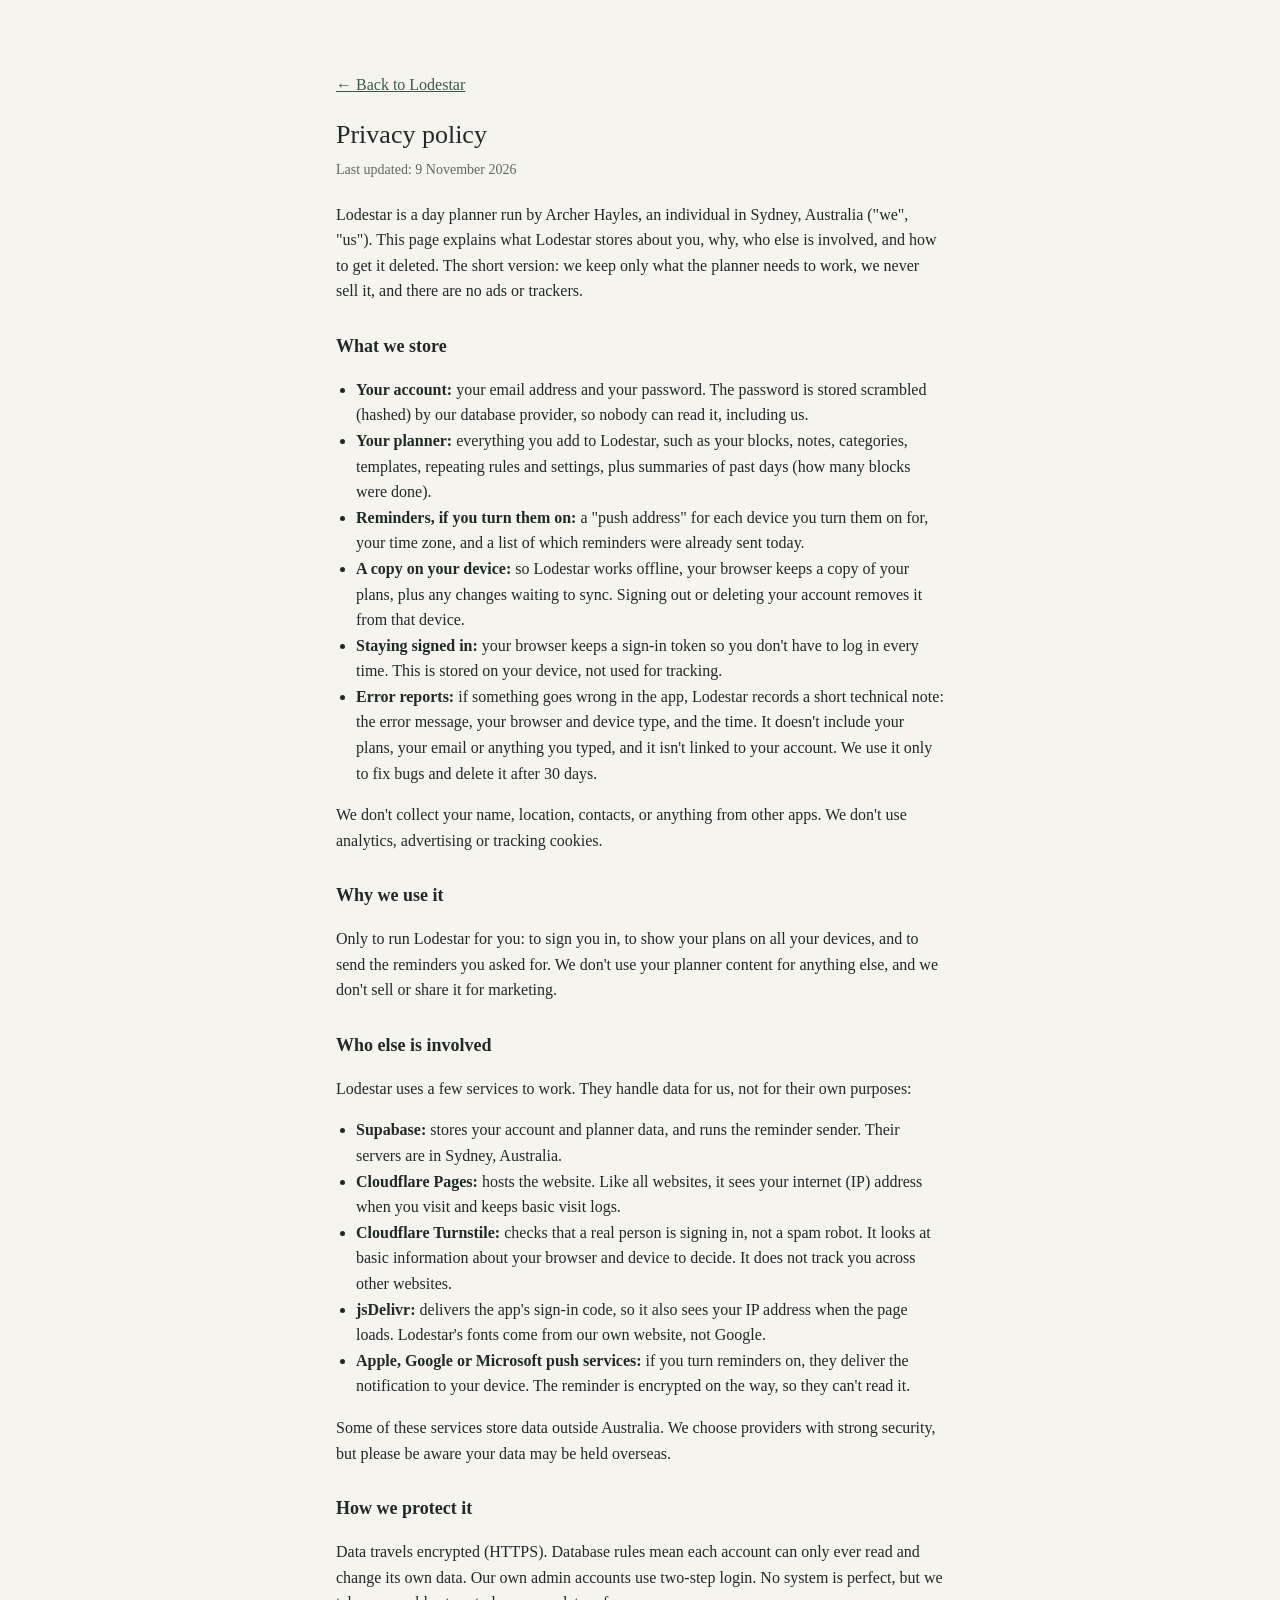
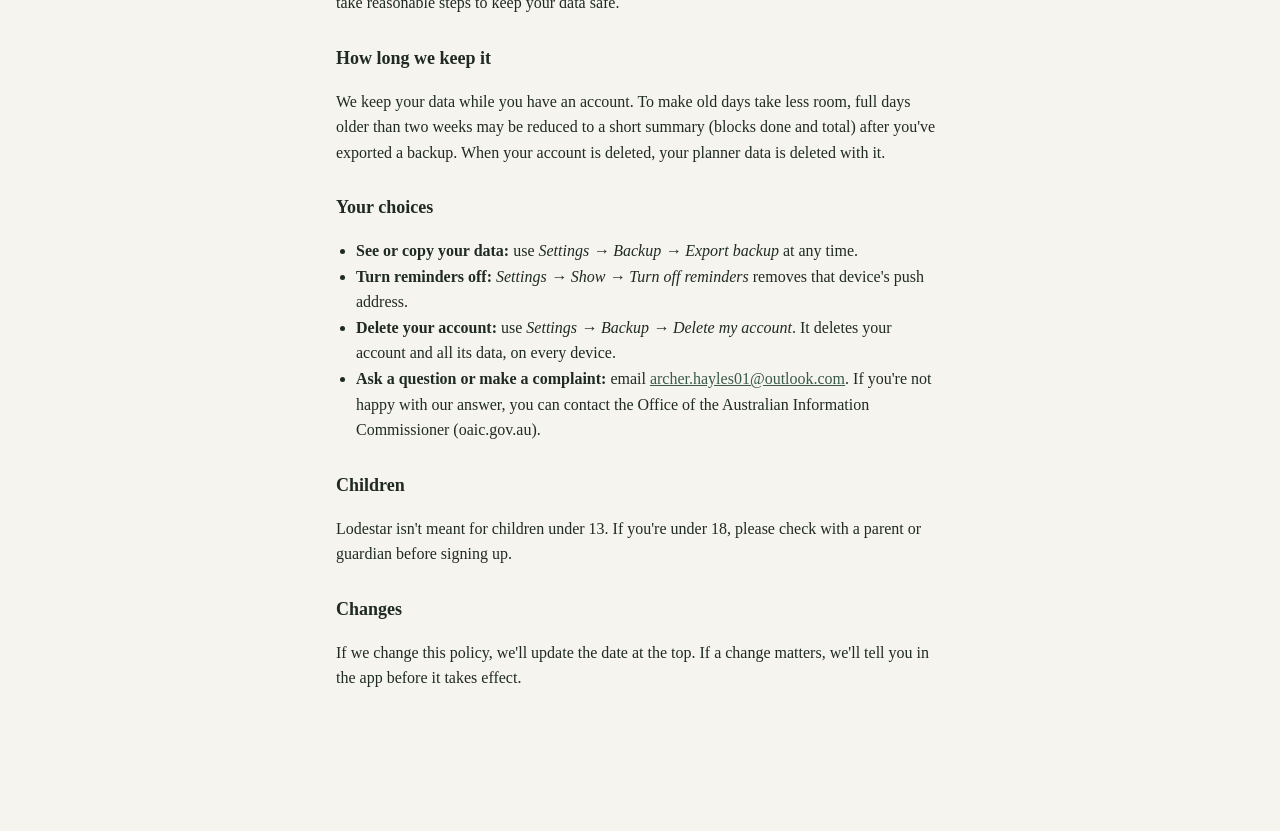
<file: privacy.html>
<!DOCTYPE html>
<html lang="en">
<head>
<meta charset="UTF-8">
<meta name="viewport" content="width=device-width, initial-scale=1.0">
<title>Privacy policy · Lodestar</title>
<link rel="icon" href="icon.svg" type="image/svg+xml">
<link rel="stylesheet" href="styles.css">
<style>
  .legal{padding:32px 16px 64px;line-height:1.6;}
  .legal h1{margin-bottom:4px;}
  .legal h2{font-size:18px;font-weight:600;margin:28px 0 6px;}
  .legal p, .legal li{color:var(--ink);}
  .legal .updated{color:var(--ink-soft);font-size:14px;margin:0 0 20px;}
  .legal ul{padding-left:20px;}
  .legal a{color:var(--accent);}
</style>
</head>
<body>
<main class="wrap legal">
  <p><a href="./">← Back to Lodestar</a></p>
  <h1>Privacy policy</h1>
  <p class="updated">Last updated: 9 November 2026</p>

  <p>Lodestar is a day planner run by Archer Hayles, an individual in Sydney, Australia ("we", "us"). This page explains what Lodestar stores about you, why, who else is involved, and how to get it deleted. The short version: we keep only what the planner needs to work, we never sell it, and there are no ads or trackers.</p>

  <h2>What we store</h2>
  <ul>
    <li><b>Your account:</b> your email address and your password. The password is stored scrambled (hashed) by our database provider, so nobody can read it, including us.</li>
    <li><b>Your planner:</b> everything you add to Lodestar, such as your blocks, notes, categories, templates, repeating rules and settings, plus summaries of past days (how many blocks were done).</li>
    <li><b>Reminders, if you turn them on:</b> a "push address" for each device you turn them on for, your time zone, and a list of which reminders were already sent today.</li>
    <li><b>A copy on your device:</b> so Lodestar works offline, your browser keeps a copy of your plans, plus any changes waiting to sync. Signing out or deleting your account removes it from that device.</li>
    <li><b>Staying signed in:</b> your browser keeps a sign-in token so you don't have to log in every time. This is stored on your device, not used for tracking.</li>
    <li><b>Error reports:</b> if something goes wrong in the app, Lodestar records a short technical note: the error message, your browser and device type, and the time. It doesn't include your plans, your email or anything you typed, and it isn't linked to your account. We use it only to fix bugs and delete it after 30 days.</li>
  </ul>
  <p>We don't collect your name, location, contacts, or anything from other apps. We don't use analytics, advertising or tracking cookies.</p>

  <h2>Why we use it</h2>
  <p>Only to run Lodestar for you: to sign you in, to show your plans on all your devices, and to send the reminders you asked for. We don't use your planner content for anything else, and we don't sell or share it for marketing.</p>

  <h2>Who else is involved</h2>
  <p>Lodestar uses a few services to work. They handle data for us, not for their own purposes:</p>
  <ul>
    <li><b>Supabase:</b> stores your account and planner data, and runs the reminder sender. Their servers are in Sydney, Australia.</li>
    <li><b>Cloudflare Pages:</b> hosts the website. Like all websites, it sees your internet (IP) address when you visit and keeps basic visit logs.</li>
    <li><b>Cloudflare Turnstile:</b> checks that a real person is signing in, not a spam robot. It looks at basic information about your browser and device to decide. It does not track you across other websites.</li>
    <li><b>jsDelivr:</b> delivers the app's sign-in code, so it also sees your IP address when the page loads. Lodestar's fonts come from our own website, not Google.</li>
    <li><b>Apple, Google or Microsoft push services:</b> if you turn reminders on, they deliver the notification to your device. The reminder is encrypted on the way, so they can't read it.</li>
  </ul>
  <p>Some of these services store data outside Australia. We choose providers with strong security, but please be aware your data may be held overseas.</p>

  <h2>How we protect it</h2>
  <p>Data travels encrypted (HTTPS). Database rules mean each account can only ever read and change its own data. Our own admin accounts use two-step login. No system is perfect, but we take reasonable steps to keep your data safe.</p>

  <h2>How long we keep it</h2>
  <p>We keep your data while you have an account. To make old days take less room, full days older than two weeks may be reduced to a short summary (blocks done and total) after you've exported a backup. When your account is deleted, your planner data is deleted with it.</p>

  <h2>Your choices</h2>
  <ul>
    <li><b>See or copy your data:</b> use <i>Settings → Backup → Export backup</i> at any time.</li>
    <li><b>Turn reminders off:</b> <i>Settings → Show → Turn off reminders</i> removes that device's push address.</li>
    <li><b>Delete your account:</b> use <i>Settings → Backup → Delete my account</i>. It deletes your account and all its data, on every device.</li>
    <li><b>Ask a question or make a complaint:</b> email <a href="mailto:archer.hayles01@outlook.com">archer.hayles01@outlook.com</a>. If you're not happy with our answer, you can contact the Office of the Australian Information Commissioner (oaic.gov.au).</li>
  </ul>

  <h2>Children</h2>
  <p>Lodestar isn't meant for children under 13. If you're under 18, please check with a parent or guardian before signing up.</p>

  <h2>Changes</h2>
  <p>If we change this policy, we'll update the date at the top. If a change matters, we'll tell you in the app before it takes effect.</p>
</main>
</body>
</html>
</file>
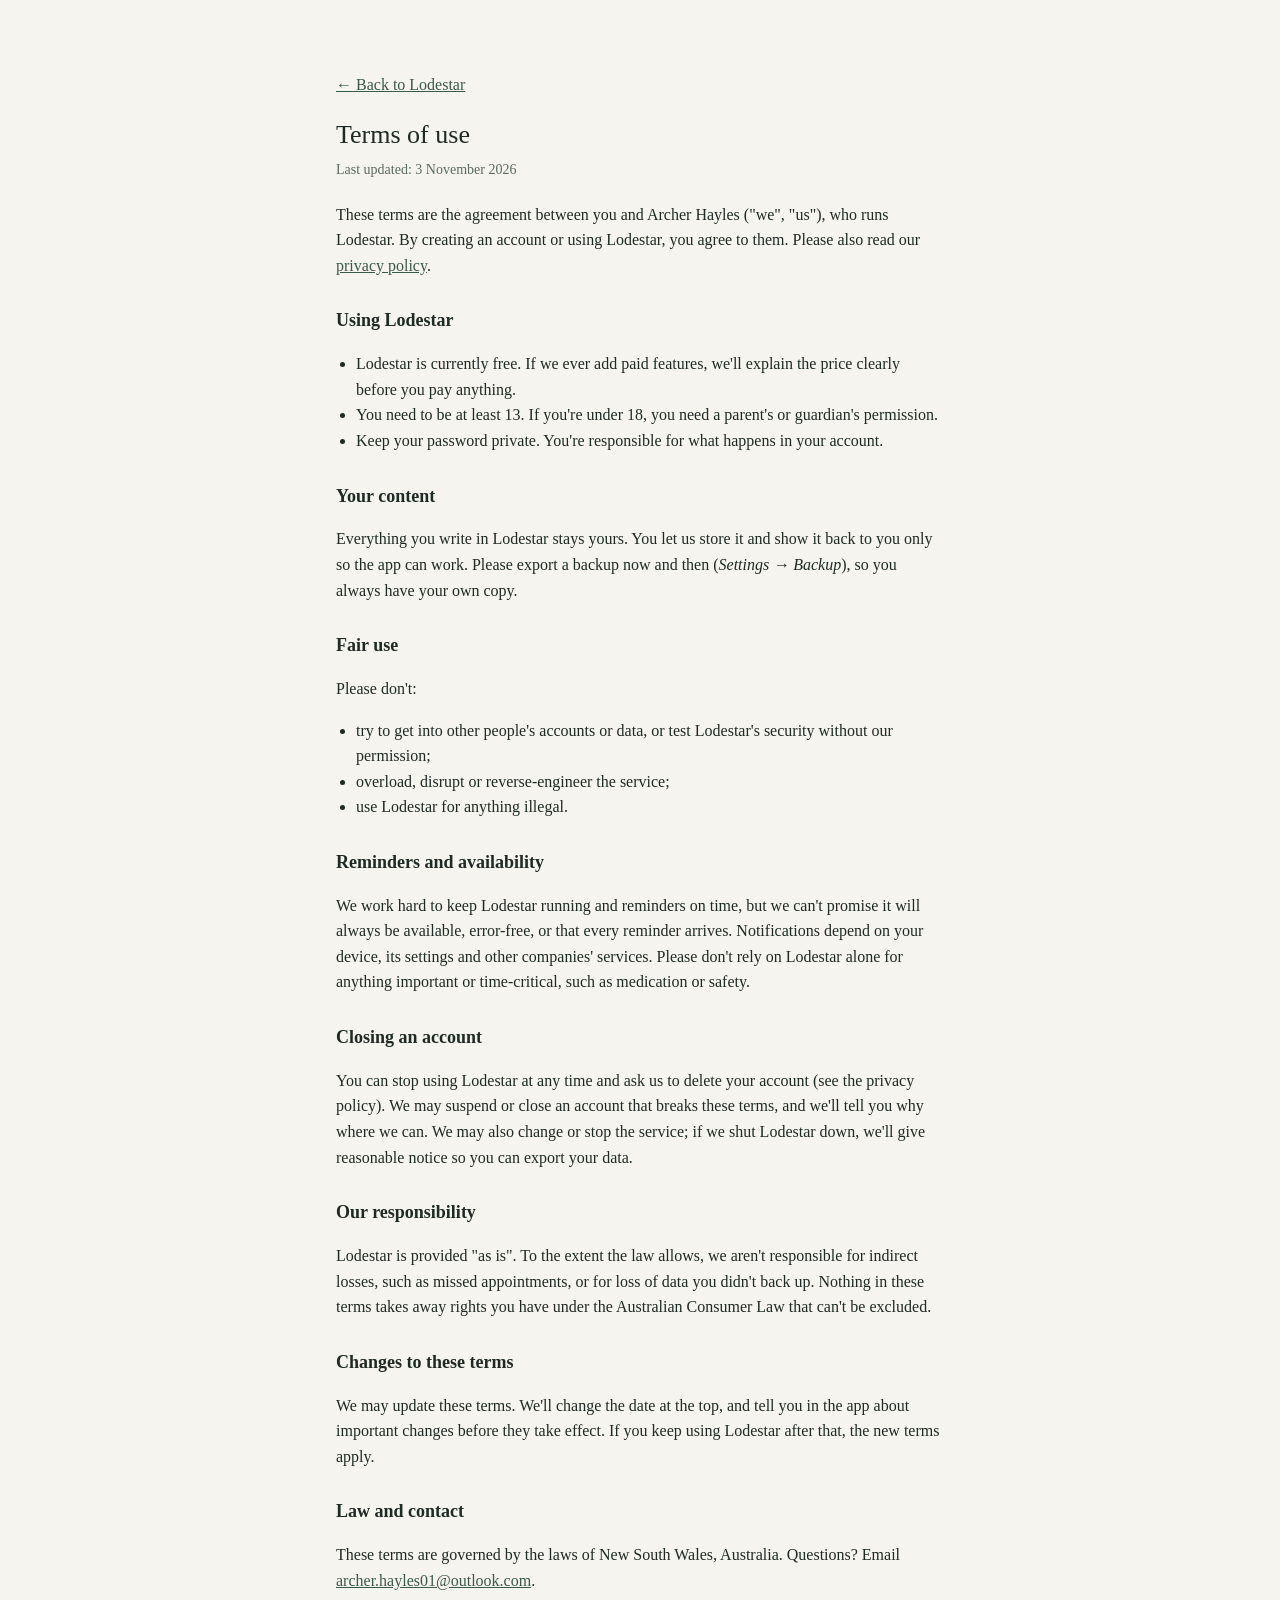
<file: terms.html>
<!DOCTYPE html>
<html lang="en">
<head>
<meta charset="UTF-8">
<meta name="viewport" content="width=device-width, initial-scale=1.0">
<title>Terms of use · Lodestar</title>
<link rel="icon" href="icon.svg" type="image/svg+xml">
<link rel="stylesheet" href="styles.css">
<style>
  .legal{padding:32px 16px 64px;line-height:1.6;}
  .legal h1{margin-bottom:4px;}
  .legal h2{font-size:18px;font-weight:600;margin:28px 0 6px;}
  .legal p, .legal li{color:var(--ink);}
  .legal .updated{color:var(--ink-soft);font-size:14px;margin:0 0 20px;}
  .legal ul{padding-left:20px;}
  .legal a{color:var(--accent);}
</style>
</head>
<body>
<main class="wrap legal">
  <p><a href="./">← Back to Lodestar</a></p>
  <h1>Terms of use</h1>
  <p class="updated">Last updated: 3 November 2026</p>

  <p>These terms are the agreement between you and Archer Hayles ("we", "us"), who runs Lodestar. By creating an account or using Lodestar, you agree to them. Please also read our <a href="privacy.html">privacy policy</a>.</p>

  <h2>Using Lodestar</h2>
  <ul>
    <li>Lodestar is currently free. If we ever add paid features, we'll explain the price clearly before you pay anything.</li>
    <li>You need to be at least 13. If you're under 18, you need a parent's or guardian's permission.</li>
    <li>Keep your password private. You're responsible for what happens in your account.</li>
  </ul>

  <h2>Your content</h2>
  <p>Everything you write in Lodestar stays yours. You let us store it and show it back to you only so the app can work. Please export a backup now and then (<i>Settings → Backup</i>), so you always have your own copy.</p>

  <h2>Fair use</h2>
  <p>Please don't:</p>
  <ul>
    <li>try to get into other people's accounts or data, or test Lodestar's security without our permission;</li>
    <li>overload, disrupt or reverse-engineer the service;</li>
    <li>use Lodestar for anything illegal.</li>
  </ul>

  <h2>Reminders and availability</h2>
  <p>We work hard to keep Lodestar running and reminders on time, but we can't promise it will always be available, error-free, or that every reminder arrives. Notifications depend on your device, its settings and other companies' services. Please don't rely on Lodestar alone for anything important or time-critical, such as medication or safety.</p>

  <h2>Closing an account</h2>
  <p>You can stop using Lodestar at any time and ask us to delete your account (see the privacy policy). We may suspend or close an account that breaks these terms, and we'll tell you why where we can. We may also change or stop the service; if we shut Lodestar down, we'll give reasonable notice so you can export your data.</p>

  <h2>Our responsibility</h2>
  <p>Lodestar is provided "as is". To the extent the law allows, we aren't responsible for indirect losses, such as missed appointments, or for loss of data you didn't back up. Nothing in these terms takes away rights you have under the Australian Consumer Law that can't be excluded.</p>

  <h2>Changes to these terms</h2>
  <p>We may update these terms. We'll change the date at the top, and tell you in the app about important changes before they take effect. If you keep using Lodestar after that, the new terms apply.</p>

  <h2>Law and contact</h2>
  <p>These terms are governed by the laws of New South Wales, Australia. Questions? Email <a href="mailto:archer.hayles01@outlook.com">archer.hayles01@outlook.com</a>.</p>
</main>
</body>
</html>
</file>
<file: styles.css>
/* The two web fonts live in fonts/ (not Google's servers, which would see every visitor's
     address). One file per font covers every weight. */
  @font-face{font-family:'DM Sans';font-style:normal;font-weight:400 700;font-display:swap;src:url(fonts/dm-sans.woff2) format('woff2');}
  @font-face{font-family:'Nunito';font-style:normal;font-weight:400 700;font-display:swap;src:url(fonts/nunito.woff2) format('woff2');}
  :root{
    --ink:#1f2a24;
    --ink-soft:#5b6b60;
    --paper:#f6f4ee;
    --line:#d9d4c6;
    --line-strong:#b9b2a0;
    --accent:#3a5a49;
    --accent-soft:#e4ece5;
    --warn:#b5562f;
    --warn-soft:#f6e6dd;
    --now:#d9534f;
    /* small labels and icons: soft, but still readable (WCAG 4.5:1 text, 3:1 icons) */
    --faint:#625e56; --faint-icon:#7f7a6f; --now-text:#b8403b;
    --font-body: Georgia, 'Iowan Old Style', serif;
    --surface:#ffffff;
    --surface-alt:#fbfaf6;
  }
  *{box-sizing:border-box;}
  body{
    margin:0;
    background:var(--paper);
    color:var(--ink);
    font-family:var(--font-body);
    padding:24px 16px 60px;
  }
  .wrap{max-width:640px;margin:0 auto;}
  h1{
    font-size:26px;
    font-weight:400;
    margin:0;
  }
  .heading-row{
    display:flex;
    align-items:center;
    justify-content:space-between;
    margin-bottom:16px;
  }
  .mini-history{
    display:flex;
    gap:4px;
  }
  .mini-btn{
    width:26px;
    height:26px;
    padding:0;
    border-radius:50%;
    font-size:14px;
    line-height:1;
    display:flex;
    align-items:center;
    justify-content:center;
  }
  .day-progress{
    display:flex;
    align-items:center;
    gap:10px;
    margin-bottom:18px;
  }
  .day-progress-bar{
    flex:1;
    height:6px;
    border-radius:3px;
    background:var(--line);
    overflow:hidden;
  }
  .day-progress-fill{
    height:100%;
    background:var(--accent);
    border-radius:3px;
    width:0%;
    transition:width 0.3s ease;
  }
  .day-progress-label{
    font-family:-apple-system, BlinkMacSystemFont, 'Segoe UI', sans-serif;
    font-size:11px;
    color:var(--ink-soft);
    white-space:nowrap;
  }
  .mini-timeline{
    position:relative;
    height:10px;
    border-radius:3px;
    background:var(--line);
    margin-bottom:20px;
    overflow:visible;
  }
  .mini-timeline-seg{
    position:absolute;
    top:0;
    bottom:0;
    cursor:pointer;
    opacity:0.9;
    transition:opacity 0.15s ease;
  }
  .mini-timeline-seg:hover{opacity:1;}
  .mini-timeline-empty{
    font-family:-apple-system, BlinkMacSystemFont, 'Segoe UI', sans-serif;
    font-size:10.5px;
    color:var(--faint);
    line-height:10px;
    padding-left:2px;
  }
  .mini-tooltip{
    position:fixed;
    background:#1a1c19;
    color:#fff;
    font-family:-apple-system, BlinkMacSystemFont, 'Segoe UI', sans-serif;
    font-size:11px;
    padding:5px 9px;
    border-radius:4px;
    pointer-events:none;
    white-space:nowrap;
    opacity:0;
    transform:translate(-50%, -8px);
    transition:opacity 0.1s ease;
    z-index:50;
  }
  .mini-tooltip.show{opacity:1;}
  .sub{
    font-family:-apple-system, BlinkMacSystemFont, 'Segoe UI', sans-serif;
    font-size:13px;
    color:var(--ink-soft);
    margin:0 0 18px;
  }
  .daytabs{
    display:flex;
    gap:4px;
    margin-bottom:16px;
    flex-wrap:wrap;
    font-family:-apple-system, BlinkMacSystemFont, 'Segoe UI', sans-serif;
  }
  .daytab{
    font-size:12px;
    padding:6px 10px;
    border-radius:3px;
    border:1px solid var(--line);
    background:var(--surface);
    color:var(--ink-soft);
    cursor:pointer;
  }
  .daytab.active{background:var(--accent);color:#fff;border-color:var(--accent);}
  .daytab.today{border-color:#c99a2e;} /* thin gold outline marks today, even when another day is open */
  .daytab:hover:not(.active){background:var(--accent-soft);}
  .daytabs-row{
    display:flex;
    align-items:center;
    gap:8px;
    margin-bottom:16px;
  }
  .daytabs-row .daytabs{margin-bottom:0;flex:1;}
  .today-btn{
    width:26px;
    height:26px;
    font-size:16px;
    flex-shrink:0;
  }
  .control-grid{
    display:grid;
    grid-template-columns: 1fr auto auto;
    grid-template-areas:
      "tabs today more"
      "add  add   sort";
    align-items:center;
    gap:8px 8px;
    margin-bottom:16px;
  }
  .daytabs-scroll{ grid-area:tabs; min-width:0; }
  .control-grid .daytabs{ margin-bottom:0; }
  .control-grid .mini-history{ grid-area:today; }
  .control-grid .more-menu-wrap{ grid-area:more; }
  .control-grid #addBtn{ grid-area:add; justify-self:start; }
  .control-grid #sortBtn{ grid-area:sort; justify-self:start; }
  @media (max-width: 560px){
    .control-grid{
      /* the middle column soaks up the spare space: Add and Sort on the left, the two circle buttons on the right */
      grid-template-columns: auto auto 1fr auto auto;
      grid-template-areas:
        "tabs tabs tabs tabs  tabs"
        "add  sort .    today more";
    }
    .daytabs-scroll{
      overflow-x:auto;
      -webkit-overflow-scrolling:touch;
      padding-bottom:2px;
    }
    .control-grid .daytabs{
      flex-wrap:nowrap;
    }
    .control-grid .daytab{
      font-size:11px;
      padding:5px 8px;
      flex-shrink:0;
    }
  }
  .toolbar{
    display:flex;
    gap:8px;
    margin-bottom:16px;
    flex-wrap:wrap;
    font-family:-apple-system, BlinkMacSystemFont, 'Segoe UI', sans-serif;
  }
  button{
    font-family:inherit;
    font-size:13px;
    border:1px solid var(--line-strong);
    background:var(--surface);
    color:var(--ink);
    padding:8px 14px;
    border-radius:3px;
    cursor:pointer;
  }
  button:hover{background:var(--accent-soft);border-color:var(--accent);}
  button.primary{background:var(--accent);color:#fff;border-color:var(--accent);}
  button.primary:hover{background:#2e4a3b;}
  button.danger{border-color:var(--warn);color:var(--warn);background:var(--surface);}
  button.danger:hover{background:var(--warn-soft);}
  button.armed{background:var(--warn);color:#fff;border-color:var(--warn);}
  button:disabled{opacity:0.4;cursor:default;}
  button:disabled:hover{background:var(--surface);border-color:var(--line-strong);}
  .more-menu-wrap{position:relative;display:inline-block;}
  .more-menu{
    position:absolute;
    top:calc(100% + 6px);
    right:0;
    background:var(--surface);
    border:1px solid var(--line-strong);
    border-radius:6px;
    box-shadow:0 6px 18px rgba(0,0,0,0.12);
    padding:6px;
    display:flex;
    flex-direction:column;
    gap:2px;
    min-width:150px;
    z-index:20;
  }
  .more-menu button{
    text-align:left;
    border:none;
    background:none;
    padding:8px 10px;
    border-radius:4px;
  }
  .more-menu button:hover{background:var(--accent-soft);}
  .more-menu button.danger{color:var(--warn);}
  .more-menu button.danger:hover{background:var(--warn-soft);}
  .cat-manager{
    display:flex;
    align-items:center;
    gap:6px;
    flex-wrap:wrap;
    margin-bottom:20px;
    font-family:-apple-system, BlinkMacSystemFont, 'Segoe UI', sans-serif;
  }
  .panel{
    border:1px solid var(--line);
    border-radius:4px;
    padding:14px 14px 6px;
    margin-bottom:18px;
    background:var(--surface-alt);
  }
  .set-tabs{
    display:grid;
    grid-template-columns:repeat(3, 1fr); /* six tabs in two tidy rows, so they fit on a phone */
    gap:4px;
    padding:4px;
    margin-bottom:14px;
    background:var(--line);
    border-radius:10px;
  }
  .set-tabs button{
    border:none;
    background:none;
    border-radius:7px;
    padding:8px 0;
    color:var(--ink-soft);
  }
  .set-tabs button[aria-selected="true"]{
    background:var(--surface);
    color:var(--ink);
    font-weight:600;
    box-shadow:0 1px 3px rgba(0,0,0,.12);
  }
  .panel .toolbar{margin-bottom:10px;}
  .panel .toolbar:last-of-type{margin-bottom:0;}
  .toolbar input[type="text"], .toolbar select, .toolbar input[type="number"], select{
    font-family:-apple-system, BlinkMacSystemFont, 'Segoe UI', sans-serif;
    font-size:13px;
    border:1px solid var(--line-strong);
    border-radius:3px;
    padding:7px 10px;
    background:var(--surface);
    color:var(--ink);
  }
  /* iPhone zooms in on any box with text under 16px when it's tapped, pushing the Add button off-screen */
  @media (pointer: coarse){
    .toolbar input[type="text"], .toolbar select, .toolbar input[type="number"], select{font-size:16px;}
  }
  .toolbar input[type="text"]{width:140px;}
  button.toggle-active{background:var(--accent-soft);border-color:var(--accent);color:var(--accent);}
  .weekday-picker{
    display:flex;
    gap:3px;
  }
  .weekday-btn{
    width:28px;
    height:28px;
    padding:0;
    border-radius:50%;
    font-size:11px;
    display:flex;
    align-items:center;
    justify-content:center;
  }
  .weekday-btn.on{background:var(--accent);color:#fff;border-color:var(--accent);}
  .recur-row{
    display:flex;
    align-items:center;
    gap:8px;
    font-family:-apple-system, BlinkMacSystemFont, 'Segoe UI', sans-serif;
    font-size:12.5px;
    color:var(--ink-soft);
    padding:6px 0;
    border-bottom:1px solid var(--line);
  }
  .recur-row:last-child{border-bottom:none;}
  .recur-row .recur-info{flex:1;}
  .recur-row .recur-days{color:var(--faint);font-size:11px;}
  .setting-label{
    display:flex;
    align-items:center;
    gap:6px;
    font-family:-apple-system, BlinkMacSystemFont, 'Segoe UI', sans-serif;
    font-size:13px;
    color:var(--ink-soft);
  }
  .setting-label select{
    font-family:inherit;
    font-size:13px;
    border:1px solid var(--line-strong);
    border-radius:3px;
    padding:5px 8px;
    background:var(--surface);
    color:var(--ink);
  }
  .summary-content{
    font-family:-apple-system, BlinkMacSystemFont, 'Segoe UI', sans-serif;
  }
  .summary-row-title{
    font-size:12px;
    color:var(--ink-soft);
    margin:0 0 6px;
  }
  .completion-bar{
    height:8px;
    border-radius:4px;
    background:var(--line);
    overflow:hidden;
    margin-bottom:14px;
  }
  .completion-fill{
    height:100%;
    background:var(--accent);
    border-radius:4px;
    transition:width 0.3s ease;
  }
  .cat-total-row{
    display:flex;
    align-items:center;
    gap:8px;
    font-size:12.5px;
    color:var(--ink-soft);
    padding:3px 0;
  }
  .cat-dot{
    width:9px;
    height:9px;
    border-radius:50%;
    flex-shrink:0;
  }
  .cat-total-name{flex:1;}
  .week-bars{
    display:flex;
    align-items:flex-end;
    gap:6px;
    height:90px;
    margin-top:16px;
    border-bottom:1px solid var(--line);
    padding-bottom:2px;
  }
  .week-bar-col{
    flex:1;
    display:flex;
    flex-direction:column-reverse;
    height:100%;
    border-radius:2px 2px 0 0;
    overflow:hidden;
    background:var(--line);
  }
  .week-bar-seg{width:100%;}
  .week-bar-labels{
    display:flex;
    gap:6px;
    margin-top:4px;
  }
  .week-bar-labels span{
    flex:1;
    text-align:center;
    font-size:10px;
    color:var(--ink-soft);
  }
  .consistency{
    margin:0 0 18px;
    font-family:-apple-system, BlinkMacSystemFont, 'Segoe UI', sans-serif;
  }
  .cons-head{
    display:flex;
    justify-content:space-between;
    align-items:baseline;
    flex-wrap:wrap;
    gap:2px 12px;
  }
  .cons-streak{
    font-size:11px;
    color:var(--ink-soft);
    margin:0 0 6px;
    cursor:help;
  }
  .cons-streak strong{color:var(--ink);font-weight:600;}
  .consistency-scroll{
    overflow-x:auto;
    padding-bottom:4px;
    -webkit-overflow-scrolling:touch;
  }
  .consistency-grid{
    display:grid;
    grid-template-columns:28px repeat(53, minmax(9px, 1fr)); /* overridden per year in JS */
    grid-template-rows:14px repeat(7, auto);
    gap:2px;
    min-width:615px;
  }
  .cons-month{
    grid-row:1;
    font-size:9.5px;
    line-height:14px;
    color:var(--ink-soft);
    white-space:nowrap;
  }
  .cons-daylabel{
    grid-column:1;
    align-self:center;
    font-size:9.5px;
    line-height:1;
    color:var(--ink-soft);
    position:sticky;
    left:0;
    background:var(--paper);
    z-index:1;
  }
  .cons-cell{
    width:100%;
    aspect-ratio:1 / 1;
    align-self:start;
    border-radius:2px;
    background:var(--line);
    position:relative;
    overflow:hidden;
  }
  .cons-cell.future{opacity:0.35;}
  .cons-cell.selected{outline:1.5px solid var(--ink-soft);outline-offset:1px;}
  .cons-fill{
    position:absolute;
    inset:0;
    background:var(--accent);
  }
  .cat-chip{
    position:relative;
    font-size:11px;
    padding:4px 22px 4px 10px;
    border-radius:12px;
    border:1px solid var(--line-strong);
    background:var(--surface);
    color:var(--ink-soft);
    display:inline-flex;
    align-items:center;
    gap:6px;
  }
  .cat-color-input{
    width:16px;
    height:16px;
    padding:0;
    border:none;
    border-radius:50%;
    background:none;
    cursor:pointer;
    -webkit-appearance:none;
    appearance:none;
  }
  .cat-color-input::-webkit-color-swatch-wrapper{padding:0;border-radius:50%;}
  .cat-color-input::-webkit-color-swatch{border:1px solid rgba(255,255,255,0.6);border-radius:50%;}
  .cat-chip .x{
    position:absolute;
    right:6px;
    top:50%;
    transform:translateY(-50%);
    cursor:pointer;
    color:var(--ink-soft);
  }
  .cat-chip .x:hover{color:var(--warn);}
  .cat-add{display:flex;gap:4px;}
  .cat-add input{
    font-family:inherit;
    font-size:12px;
    border:1px solid var(--line-strong);
    border-radius:12px;
    padding:5px 10px;
    width:110px;
    background:var(--surface);
    color:var(--ink);
  }
  .cat-add button{padding:5px 10px;font-size:12px;}
  .track{
    position:relative;
    border-left:2px solid var(--line-strong);
    margin-left:82px;
  }
  .block{
    position:relative;
    display:flex;
    align-items:flex-start;
    gap:10px;
    padding:12px 0 12px 20px;
    border-bottom:1px solid var(--line);
    cursor:grab;
    transition: transform 0.22s ease, box-shadow 0.22s ease;
    background:var(--paper);
  }
  /* the "now" line */
  .now-line{
    position:relative;
    height:0;
    z-index:4;
    pointer-events:none;
  }
  .now-line.inside{
    position:absolute;
    left:0;
    right:0;
  }
  .now-line::after{
    content:'';
    position:absolute;
    left:0;
    right:0;
    top:-1px;
    height:2px;
    border-radius:1px;
    background:var(--now);
    opacity:0.9;
  }
  .now-line::before{
    content:'';
    position:absolute;
    left:-5px;
    top:-4px;
    width:8px;
    height:8px;
    border-radius:50%;
    background:var(--now);
  }
  .now-label{
    position:absolute;
    left:-98px;
    top:3px;
    width:84px;
    text-align:right;
    font-family:-apple-system, BlinkMacSystemFont, 'Segoe UI', sans-serif;
    font-size:10px;
    font-weight:600;
    color:var(--now-text);
  }
  .block.current{background:var(--accent-soft);}
  .block.current::before{background:var(--accent);}
  .block.done{opacity:0.55;}
  .block.done .title{text-decoration:line-through;}
  .block.conflict{
    border-left:3px solid var(--warn);
    padding-left:17px;
  }
  .conflict-badge{
    font-family:-apple-system, BlinkMacSystemFont, 'Segoe UI', sans-serif;
    font-size:9.5px;
    color:var(--warn);
    background:var(--warn-soft);
    border-radius:8px;
    padding:1px 7px;
    margin-top:4px;
    display:inline-block;
  }
  .block.dragging{
    opacity:0.92;
    box-shadow:0 10px 20px rgba(0,0,0,0.16);
    transform:scale(1.02) rotate(1deg);
    cursor:grabbing;
    z-index:5;
  }
  .block.drag-over{border-top:2px solid var(--accent);}
  .check{
    margin-top:4px;
    width:16px;
    height:16px;
    accent-color:var(--accent);
    cursor:pointer;
    flex-shrink:0;
  }
  .drag-handle{
    color:var(--faint-icon);
    font-size:14px;
    padding:4px 2px;
    align-self:flex-start;
    cursor:grab;
    user-select:none;
  }
  .block:last-child{border-bottom:none;}
  .block::before{
    content:"";
    position:absolute;
    left:-7px;
    top:18px;
    width:12px;
    height:12px;
    border-radius:50%;
    background:var(--paper);
    border:2px solid var(--accent);
  }
  .time-col{
    position:absolute;
    left:-98px;
    top:12px;
    width:84px;
    text-align:right;
  }
  .time-col input{
    width:84px;
    text-align:right;
    border:none;
    background:transparent;
    font-family:-apple-system, BlinkMacSystemFont, 'Segoe UI', sans-serif;
    font-size:12px;
    color:var(--ink-soft);
    padding:2px 0;
  }
  .duration-row{
    display:flex;
    align-items:center;
    justify-content:flex-end;
    gap:2px;
    margin-top:2px;
  }
  .dur-step{
    background:none;
    border:none;
    color:var(--faint);
    font-size:11px;
    line-height:1;
    padding:2px 3px;
    cursor:pointer;
  }
  .dur-step:hover{color:var(--accent);background:none;border:none;}
  .duration-row input{
    width:26px;
    text-align:right;
    border:none;
    background:transparent;
    font-family:-apple-system, BlinkMacSystemFont, 'Segoe UI', sans-serif;
    font-size:11px;
    color:var(--faint);
    padding:1px 0;
    -moz-appearance:textfield;
    appearance:textfield;
  }
  .duration-row input::-webkit-outer-spin-button,
  .duration-row input::-webkit-inner-spin-button{
    -webkit-appearance:none;
    margin:0;
  }
  .duration-row span{
    font-family:-apple-system, BlinkMacSystemFont, 'Segoe UI', sans-serif;
    font-size:11px;
    color:var(--faint);
  }
  .end-time-row{
    display:flex;
    align-items:center;
    justify-content:flex-end;
    gap:3px;
  }
  .end-arrow{
    font-family:-apple-system, BlinkMacSystemFont, 'Segoe UI', sans-serif;
    font-size:11px;
    color:var(--faint);
  }
  .end-time-input{
    width:58px;
    text-align:right;
    border:none;
    background:transparent;
    font-family:-apple-system, BlinkMacSystemFont, 'Segoe UI', sans-serif;
    font-size:11px;
    color:var(--faint);
    padding:1px 0;
  }
  .end-time-input:focus{
    outline:none;
    color:var(--ink-soft);
  }
  .content{flex:1;min-width:0;}
  .content input.title{
    width:100%;
    border:none;
    background:transparent;
    font-family:inherit;
    font-size:16px;
    color:var(--ink);
    padding:2px 0;
  }
  .content input.title::placeholder{color:var(--faint);}
  .content input.title:focus,
  .time-col input:focus,
  .content textarea:focus{
    outline:none;
    border-bottom:1px solid var(--accent);
  }
  .content textarea{
    width:100%;
    border:none;
    background:transparent;
    font-family:-apple-system, BlinkMacSystemFont, 'Segoe UI', sans-serif;
    font-size:12.5px;
    color:var(--ink-soft);
    resize:none;
    padding:2px 0;
    line-height:1.4;
  }
  .tag-row{
    display:flex;
    gap:6px;
    margin-top:6px;
    flex-wrap:wrap;
  }
  .tag{
    font-family:-apple-system, BlinkMacSystemFont, 'Segoe UI', sans-serif;
    font-size:10.5px;
    padding:3px 9px;
    border-radius:12px;
    border:1px solid var(--line-strong);
    background:var(--surface);
    color:var(--ink-soft);
    cursor:pointer;
    user-select:none;
  }
  .tag.on{background:var(--accent);color:#fff;border-color:var(--accent);}
  .remove-btn{
    background:none;
    border:none;
    color:var(--faint-icon);
    font-size:18px;
    line-height:1;
    padding:4px 6px;
    cursor:pointer;
    align-self:flex-start;
  }
  .remove-btn:hover{color:var(--warn);}
  /* Phones: the three small buttons (copy, move, delete) drop onto their own
     line under the block, so the title, notes and categories get the full width. */
  @media (max-width: 560px){
    .block{
      flex-wrap:wrap;
      gap:0 8px;
      padding-left:14px;
    }
    .block .content{
      flex-basis:calc(100% - 70px); /* leaves room for the drag dots and checkbox */
    }
    .block .content + .remove-btn{
      margin-left:auto;
    }
    .control-grid #addBtn{
      white-space:nowrap;
    }
  }
  .copy-to-popover{
    position:absolute;
    right:0;
    top:100%;
    margin-top:4px;
    background:var(--surface);
    border:1px solid var(--line-strong);
    border-radius:6px;
    box-shadow:0 6px 18px rgba(0,0,0,0.14);
    padding:10px;
    display:flex;
    flex-direction:column;
    gap:8px;
    z-index:30;
    font-family:-apple-system, BlinkMacSystemFont, 'Segoe UI', sans-serif;
    min-width:170px;
  }
  .copy-to-popover input[type="date"]{
    font-family:inherit;
    font-size:12.5px;
    border:1px solid var(--line-strong);
    border-radius:3px;
    padding:5px 7px;
    background:var(--surface);
    color:var(--ink);
  }
  .copy-to-popover .copy-to-actions{
    display:flex;
    gap:6px;
  }
  .copy-to-popover button{
    font-size:12px;
    padding:5px 10px;
  }
  .empty{
    font-family:-apple-system, BlinkMacSystemFont, 'Segoe UI', sans-serif;
    color:var(--ink-soft);
    font-size:13px;
    padding:20px 0 20px 20px;
  }
  .insert-gap{
    position:relative;
    height:8px;
    margin-left:-2px;
  }
  .insert-gap .insert-btn{
    position:absolute;
    left:-34px;
    top:50%;
    transform:translateY(-50%) scale(0.6);
    width:20px;
    height:20px;
    border-radius:50%;
    background:var(--accent);
    color:#fff;
    border:none;
    font-size:14px;
    line-height:1;
    display:flex;
    align-items:center;
    justify-content:center;
    cursor:pointer;
    opacity:0;
    transition: opacity 0.15s ease, transform 0.15s ease;
    padding:0;
  }
  .insert-gap .insert-line{
    position:absolute;
    left:0;
    right:0;
    top:50%;
    height:1px;
    background:var(--accent);
    opacity:0;
    transition:opacity 0.15s ease;
  }
  .insert-gap:hover .insert-btn{opacity:1;transform:translateY(-50%) scale(1);}
  .insert-gap:hover .insert-line{opacity:0.5;}
  .add-row{margin-left:82px;padding:14px 0 14px 20px;}
  .status{
    font-family:-apple-system, BlinkMacSystemFont, 'Segoe UI', sans-serif;
    font-size:11px;
    color:var(--faint);
    margin-top:24px;
    margin-left:82px;
  }
  .toast{
    position:fixed;
    left:50%;
    bottom:24px;
    transform:translate(-50%, 12px);
    background:#1a1c19;
    color:#fff;
    font-family:-apple-system, BlinkMacSystemFont, 'Segoe UI', sans-serif;
    font-size:12.5px;
    padding:9px 16px;
    border-radius:20px;
    box-shadow:0 6px 18px rgba(0,0,0,0.2);
    opacity:0;
    pointer-events:none;
    transition:opacity 0.2s ease, transform 0.2s ease;
    z-index:100;
  }
  .toast.show{
    opacity:1;
    transform:translate(-50%, 0);
  }

  /* ---------- themes (Settings > Theme) ----------
     app.js puts the chosen theme on <body data-theme="...">. Colours set on
     body here win over the plain light/dark ones app.js sets on <html>. */

  /* Daybreak: the sky just after dawn, navy ink and a coral "now" line (gold is kept for "done") */
  body[data-theme="daybreak"]{
    --ink:#1b2a4a; --ink-soft:#5d6a86; --line:#d8deea; --line-strong:#aab4c8;
    --surface:#ffffff; --surface-alt:#f8f9fc; --now:#d9534f; --now-text:#b8403b;
  }

  /* Twilight: dusk lavender, a coral "now" line, rounder buttons */
  body[data-theme="twilight"]{
    --ink:#2b2340; --ink-soft:#6d6384; --line:#dcd3e3; --line-strong:#b5a8c4;
    --surface:#f8f5fa; --surface-alt:#f4f0f6; --now:#e08a6c; --now-text:#a84a2b;
  }
  body[data-theme="twilight"] button,
  body[data-theme="twilight"] .daytab{border-radius:20px;}

  /* Deep Space: the logo's night blue, with moonlight-blue buttons (gold is kept for the stars) */
  body[data-theme="deepspace"]{
    --ink:#e6eaf4; --ink-soft:#97a3bf; --line:#26324d; --line-strong:#46557a;
    --surface:#1b2a4a; --surface-alt:#16223d; --now:#f0857b;
    --faint:#a9a498; --faint-icon:#c7c0b0; --now-text:#f0857b;
  }

  /* Nebula: deep violet with lilac and pink, rounder buttons */
  body[data-theme="nebula"]{
    --ink:#efe8f7; --ink-soft:#a99cbf; --line:#2f2645; --line-strong:#54466f;
    --surface:#271d3c; --surface-alt:#211833; --now:#ee93b8;
    --faint:#a9a498; --faint-icon:#c7c0b0; --now-text:#ee93b8;
  }
  body[data-theme="nebula"] button,
  body[data-theme="nebula"] .daytab{border-radius:20px;}

  /* the dark themes' accents are light, so text sitting on the accent is dark */
  body[data-theme="deepspace"] :is(.daytab.active, button.primary, .weekday-btn.on, .tag.on, .insert-btn){color:#141c30;}
  body[data-theme="nebula"] :is(.daytab.active, button.primary, .weekday-btn.on, .tag.on, .insert-btn){color:#1a1428;}

  /* ---------- logo screen while the app starts ---------- */
  .splash{position:fixed;inset:0;z-index:200;display:flex;flex-direction:column;align-items:center;justify-content:center;gap:10px;background:#1b2a4a;color:#ffffff;font-family:Georgia,'Iowan Old Style',serif;font-size:28px;letter-spacing:.04em;transition:opacity .45s ease;}
  .splash.gone{opacity:0;pointer-events:none;}
  .splash svg,.splash span{animation:splashIn .9s ease both;}
  .splash span{animation-delay:.25s;}
  @keyframes splashIn{from{opacity:0;transform:translateY(8px);}to{opacity:1;transform:none;}}
  body:has(.sign-in:not([hidden])) .splash{display:none;} /* the sign-in screen takes over */

  /* ---------- sign-in screen (storage.js shows it until someone signs in) ---------- */
  .sign-in{position:fixed;inset:0;z-index:100;display:flex;align-items:center;justify-content:center;padding:24px 16px;background:var(--paper);}
  .sign-in[hidden]{display:none;}
  .sign-in-box{width:100%;max-width:340px;display:flex;flex-direction:column;gap:12px;}
  .sign-in-box h2{margin:0;font-weight:400;font-size:26px;}
  .sign-in-box label{display:flex;flex-direction:column;gap:4px;font-size:13px;color:var(--ink-soft);}
  .sign-in-box [hidden]{display:none;} /* the rule above would otherwise keep hidden labels showing */
  .sign-in-box label.age-check{flex-direction:row;align-items:center;gap:8px;font-size:14px;color:var(--ink);}
  .sign-in-box input{font:inherit;font-size:16px;padding:9px 10px;border:1px solid var(--line-strong);border-radius:6px;background:var(--surface);color:var(--ink);} /* 16px stops iPhone zooming in */
  .sign-in-note{margin:0;min-height:1em;font-size:13px;color:var(--ink-soft);}
  .legal-links a, .age-check a{color:var(--accent);}
  .link-btn{background:none;border:none;padding:0;font:inherit;color:var(--accent);text-decoration:underline;cursor:pointer;}

  /* ---------- night sky (one star per good day; drawn by renderNightSky in app.js) ----------
     The picture is its own rounded rectangle; the caption sits under it as plain page text. */
  .night-sky{margin-bottom:18px;border-radius:10px;cursor:pointer;}
  .night-sky:focus-visible{outline:2px solid var(--accent);outline-offset:2px;}
  .night-sky svg{display:block;width:100%;height:auto;border-radius:10px;overflow:hidden;}
  /* closed: a short slice through the middle of the sky (the svg crops itself to fit) */
  .night-sky:not(.open) svg{height:36px;}
  .night-sky:not(.open) .sky-more,
  .night-sky.open .sky-hint{display:none;}
  .sky-evening{display:block;font-style:italic;} /* the after-sunset line about today */
  .sky-evening + .sky-more .sky-dot{display:none;} /* that line pushes this onto a new line, so no leading dot */
  .sky-burst{fill:none;stroke:#f6e7b0;stroke-width:2;transform-box:fill-box;transform-origin:center;animation:sky-burst 1.6s ease-out .3s both;}
  @keyframes sky-burst{0%{opacity:.9;transform:scale(.4)} 100%{opacity:0;transform:scale(5)}}
  .night-sky-caption{margin:0;padding:6px 2px 0;font-family:-apple-system, BlinkMacSystemFont, 'Segoe UI', sans-serif;font-size:13px;line-height:1.5;color:var(--ink-soft);}
  .night-sky-caption b{color:var(--ink);font-weight:600;}
  /* the collection grid under the open sky */
  .sky-collection{display:none;grid-template-columns:repeat(auto-fill, minmax(84px, 1fr));gap:8px;margin-top:12px;max-height:340px;overflow-y:auto;cursor:default;}
  .night-sky.open .sky-collection{display:grid;}
  .sky-tile{display:flex;flex-direction:column;align-items:center;gap:2px;padding:6px 4px;border-radius:8px;background:#121a33;}
  .sky-tile:not(.got):not(.now) > *{opacity:.3;} /* not collected yet: a faint outline on the same night blue */
  .sky-tile.now{outline:1px solid #8fa7d8;}
  .sky-tile svg{width:100%;height:auto;}
  .sky-tile span{font-family:-apple-system, BlinkMacSystemFont, "Segoe UI", sans-serif;font-size:11px;color:#c9d2ea;text-align:center;line-height:1.2;}
  .sky-bg{fill:#dfe6ff;}
  .sky-twinkle{animation:sky-twinkle 3.6s ease-in-out infinite;}
  .sky-star{fill:#f6e7b0;}
  .sky-slot{fill:none;stroke:#a9b2c9;stroke-opacity:.4;stroke-dasharray:2 3;}
  .sky-link{stroke:#8fa7d8;stroke-opacity:.45;stroke-width:1.5;}
  .sky-link.complete{stroke-opacity:.95;stroke-width:2.2;}
  .sky-name{fill:#a9b2c9;font-family:-apple-system, BlinkMacSystemFont, 'Segoe UI', sans-serif;font-size:18px;text-anchor:middle;}
  /* bonus rewards (10/50/100 good days) are gold: they're "done" moments */
  .sky-star.bonus{fill:#f2d27a;}
  .sky-link.bonus{stroke:#f2d27a;stroke-opacity:.5;stroke-width:1.6;}
  .sky-name.bonus{fill:#e9cf86;}
  .lodestar-halo{fill:#f2d27a;opacity:.12;}
  .sky-tile.bonus.got{outline:1px solid rgba(242,210,122,.6);}
  .sky-tile.bonus:not(.got) > span{opacity:1;} /* not yet: the picture stays faint, the progress stays readable */
  .sky-star.fresh{animation:sky-pop .8s ease-out both;transform-box:fill-box;transform-origin:center;}
  @keyframes sky-pop{0%{opacity:0;transform:scale(.2)} 60%{opacity:1;transform:scale(1.9)} 100%{transform:scale(1)}}
  @keyframes sky-twinkle{0%,100%{opacity:.9} 50%{opacity:.25}}
  /* The pop and twinkle play even with "reduce motion" on: the owner asked for them, and both are small. */

  /* "Darken at sunset": when the sun sets or rises while the planner is open, app.js adds
     this class for a moment so day and night colours glide into each other over 5 seconds. */
  body.sun-switch, body.sun-switch *{transition:background-color 5s ease, color 5s ease, border-color 5s ease;}

  /* ---------- welcome tour (app.js startTour) ---------- */
  .tour{position:fixed;inset:0;z-index:150;}
  .tour-dim{position:absolute;inset:0;} /* catches clicks so the page can't be used mid-tour */
  .tour.shade .tour-dim{background:rgba(10,16,34,.62);}
  .tour-ring{position:fixed;border-radius:10px;box-shadow:0 0 0 4px #ffffff, 0 0 0 9999px rgba(10,16,34,.62);pointer-events:none;}
  .tour-card{position:fixed;left:50%;transform:translateX(-50%);width:min(360px, calc(100vw - 32px));box-sizing:border-box;padding:20px;border-radius:14px;background:#1b2a4a;color:#ffffff;display:flex;flex-direction:column;gap:12px;box-shadow:0 16px 40px rgba(0,0,0,.35);font-family:-apple-system, BlinkMacSystemFont, 'Segoe UI', sans-serif;}
  .tour-top{display:flex;align-items:center;justify-content:space-between;font-size:12px;color:#c9d2ea;}
  .tour-card h2{margin:0;font-family:Georgia, 'Iowan Old Style', serif;font-weight:400;font-size:22px;line-height:1.25;}
  .tour-card p{margin:0;font-size:15px;line-height:1.5;color:#dfe5f3;}
  .tour-dots{display:flex;gap:6px;}
  .tour-dots span{width:8px;height:8px;border-radius:50%;background:rgba(255,255,255,.3);}
  .tour-dots span.on{background:#ffffff;}
  .tour-actions{display:flex;align-items:center;justify-content:space-between;gap:8px;}
  .tour-actions span{display:flex;gap:8px;}
  .tour-card button{min-height:44px;font:inherit;font-size:15px;border-radius:8px;cursor:pointer;}
  .tour-card .tour-skip{border:none;background:none;color:#c9d2ea;text-decoration:underline;padding:0 4px;}
  .tour-card .tour-back{border:1px solid #ffffff;background:transparent;color:#ffffff;padding:0 16px;}
  .tour-card .tour-next{border:none;background:#ffffff;color:#141c30;font-weight:600;padding:0 18px;}
  .tour-card button:focus-visible{outline:2px solid #ffffff;outline-offset:2px;}
  /* stronger than the app's general button:hover, which would turn Next pale when the card moves under the mouse */
  .tour-card .tour-skip:hover{background:none;color:#ffffff;}
  .tour-card .tour-back:hover{background:rgba(255,255,255,.12);border-color:#ffffff;}
  .tour-card .tour-next:hover{background:#e3e8f4;}

  /* the little star that floats up when a block is ticked (app.js tickStar) */
  .tick-star{position:fixed;z-index:60;pointer-events:none;filter:drop-shadow(0 0 4px rgba(242,210,122,.8));}

  /* offline / syncing note at the top (storage.js showNote) */
  .offline-note{margin:10px 0 0;padding:6px 12px;border-radius:8px;background:var(--accent-soft);color:var(--ink);font-family:-apple-system, BlinkMacSystemFont, "Segoe UI", sans-serif;font-size:13px;}
</file>
